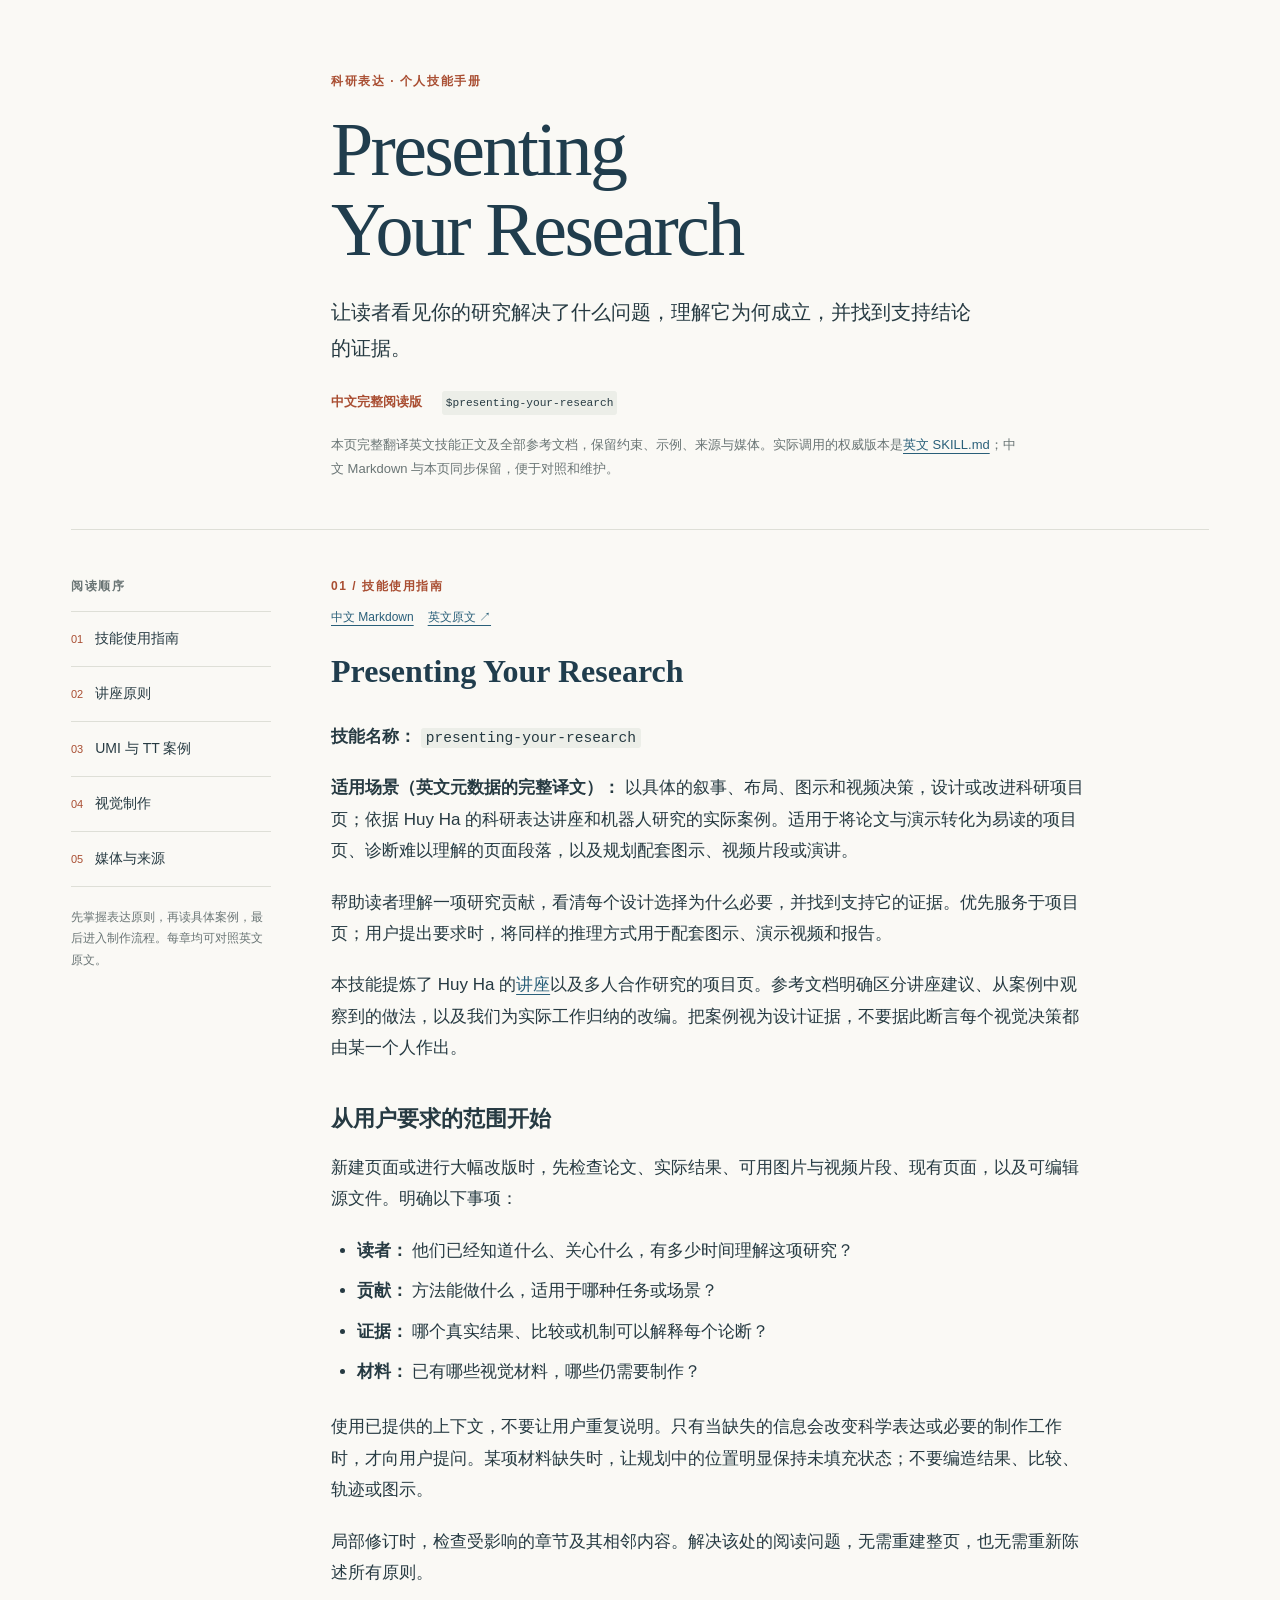
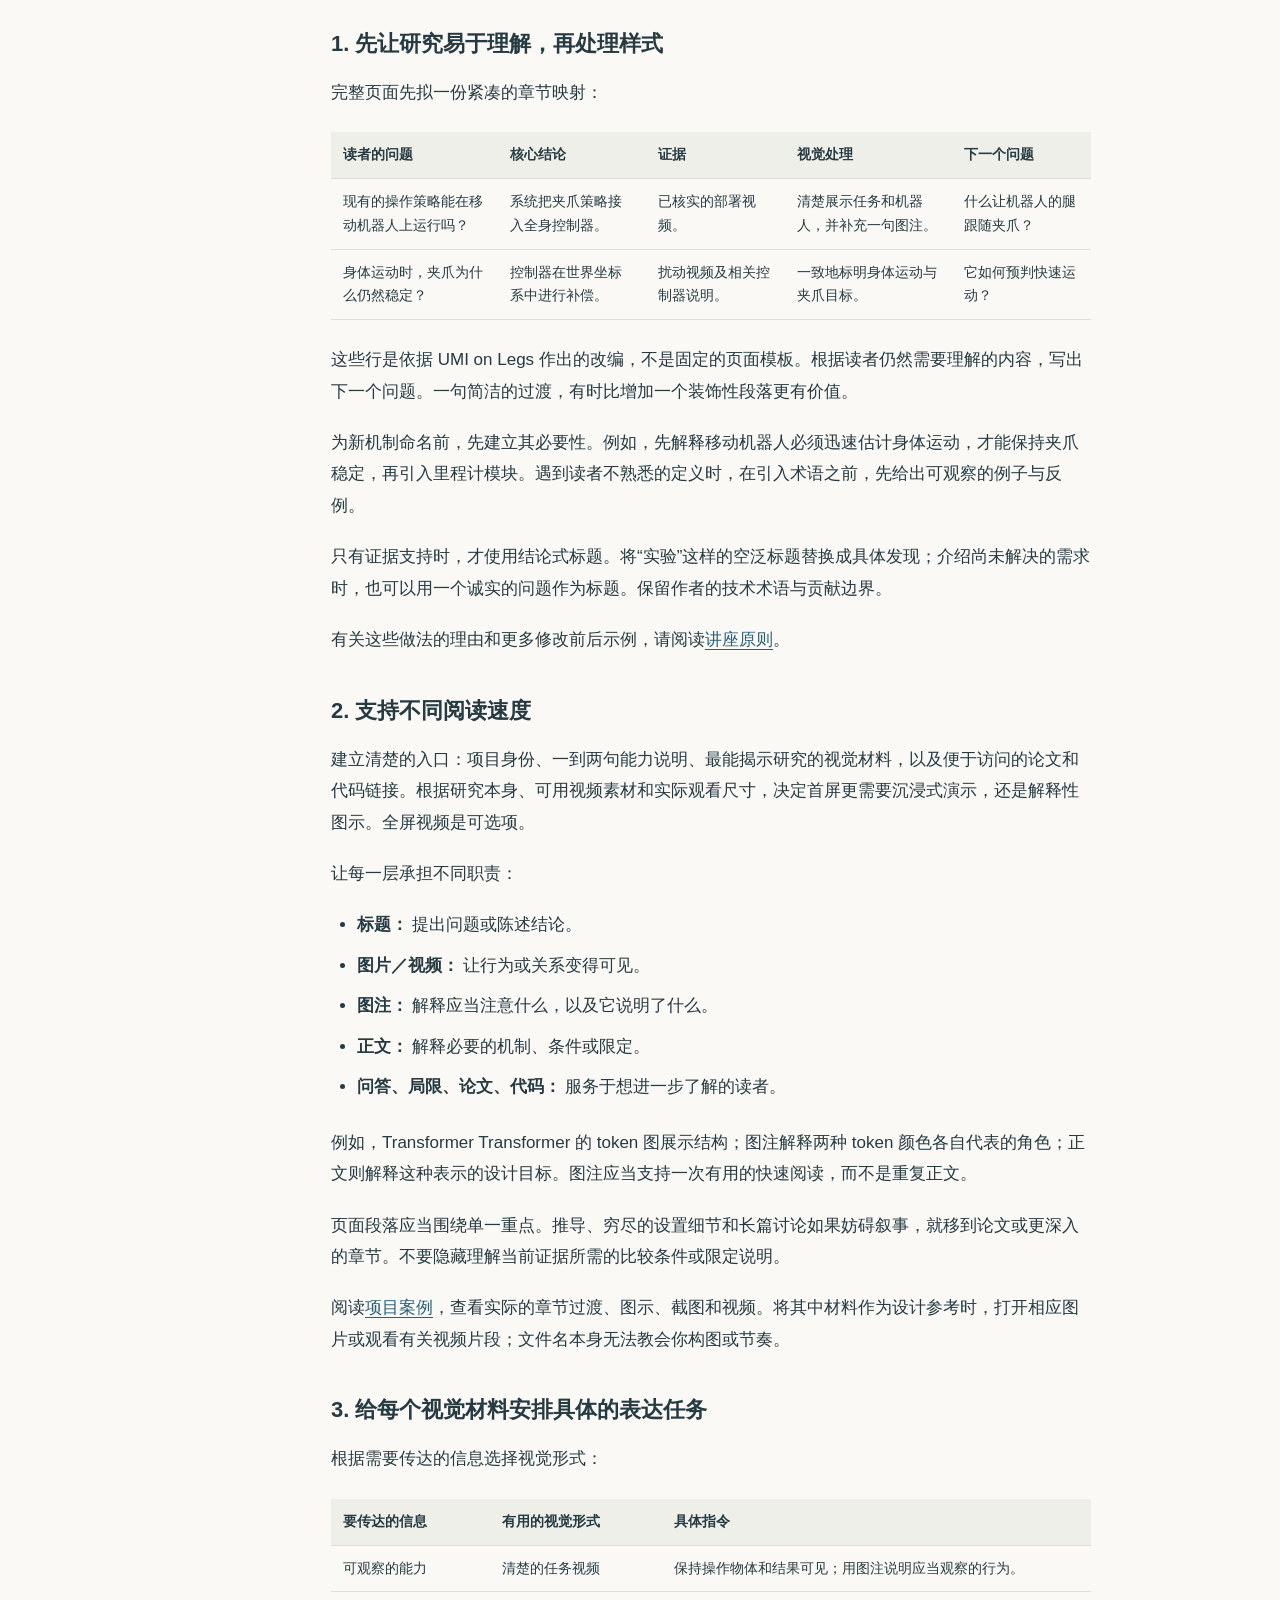
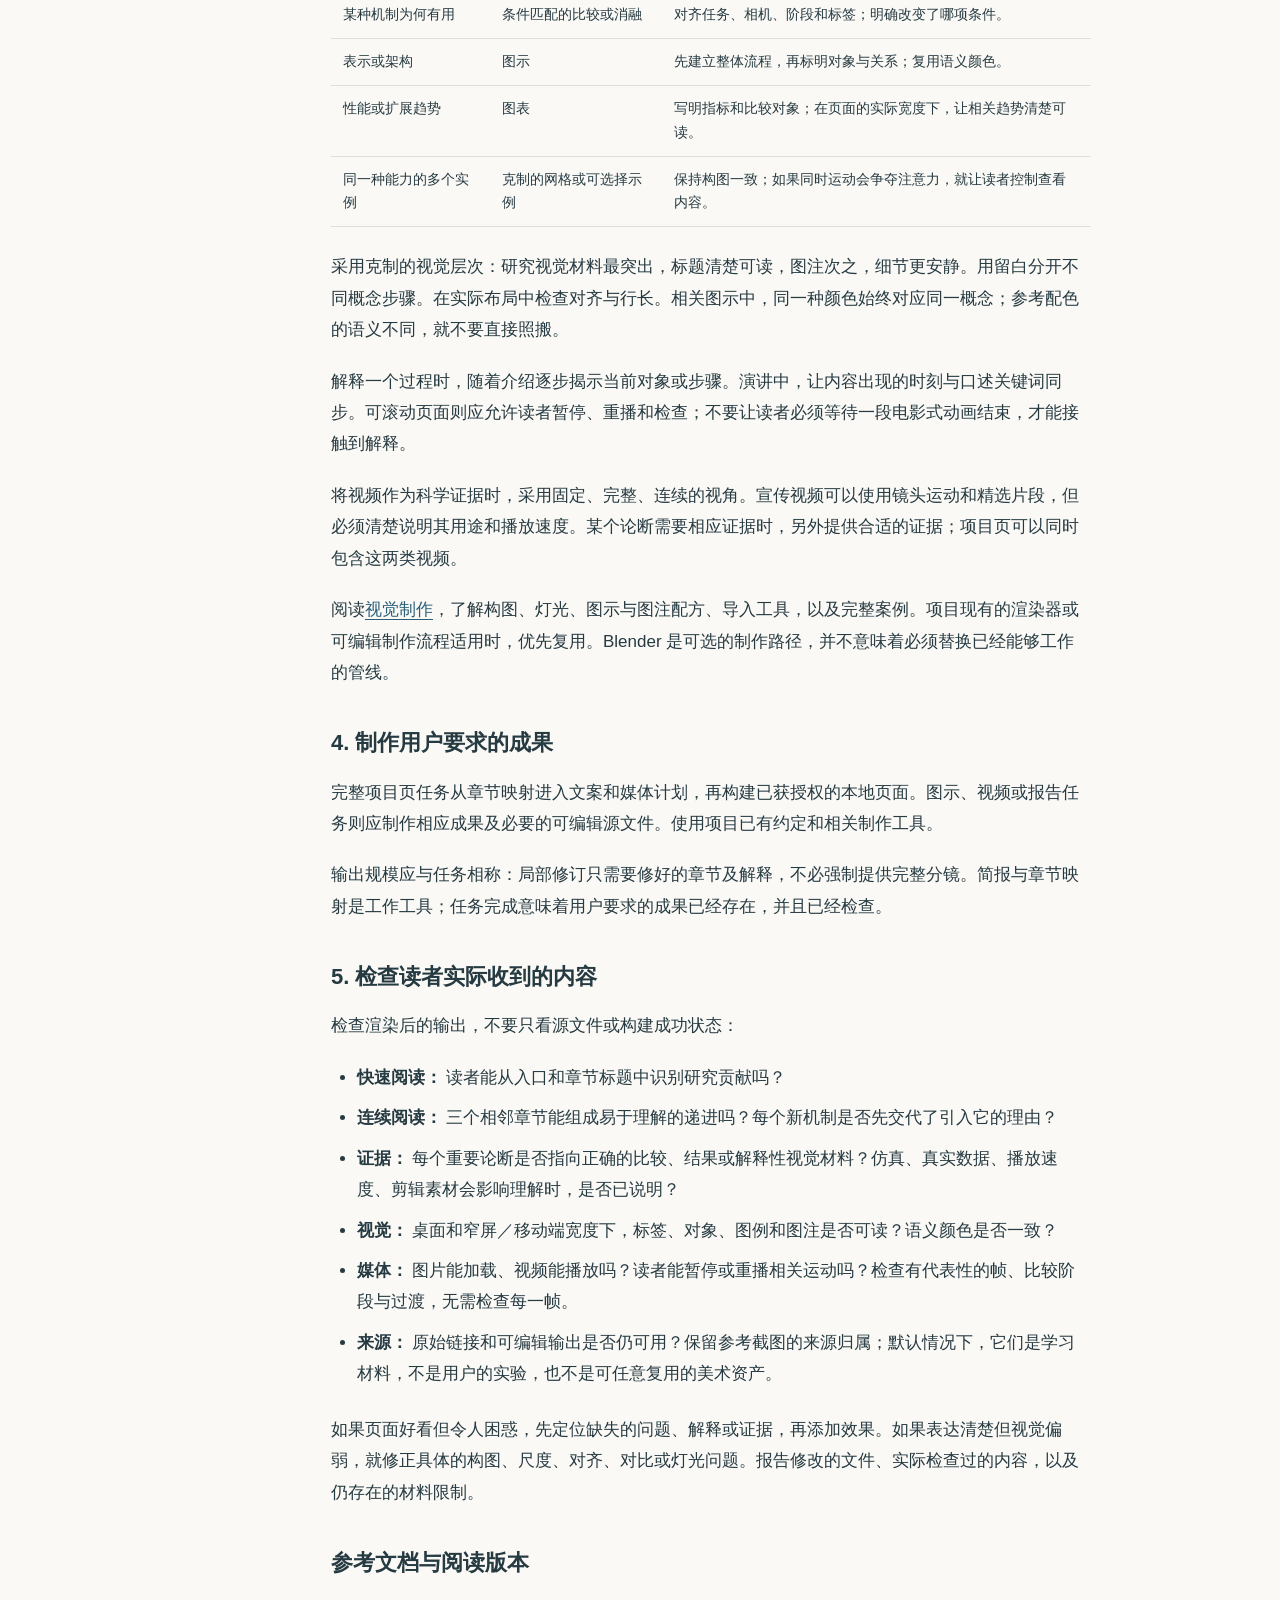
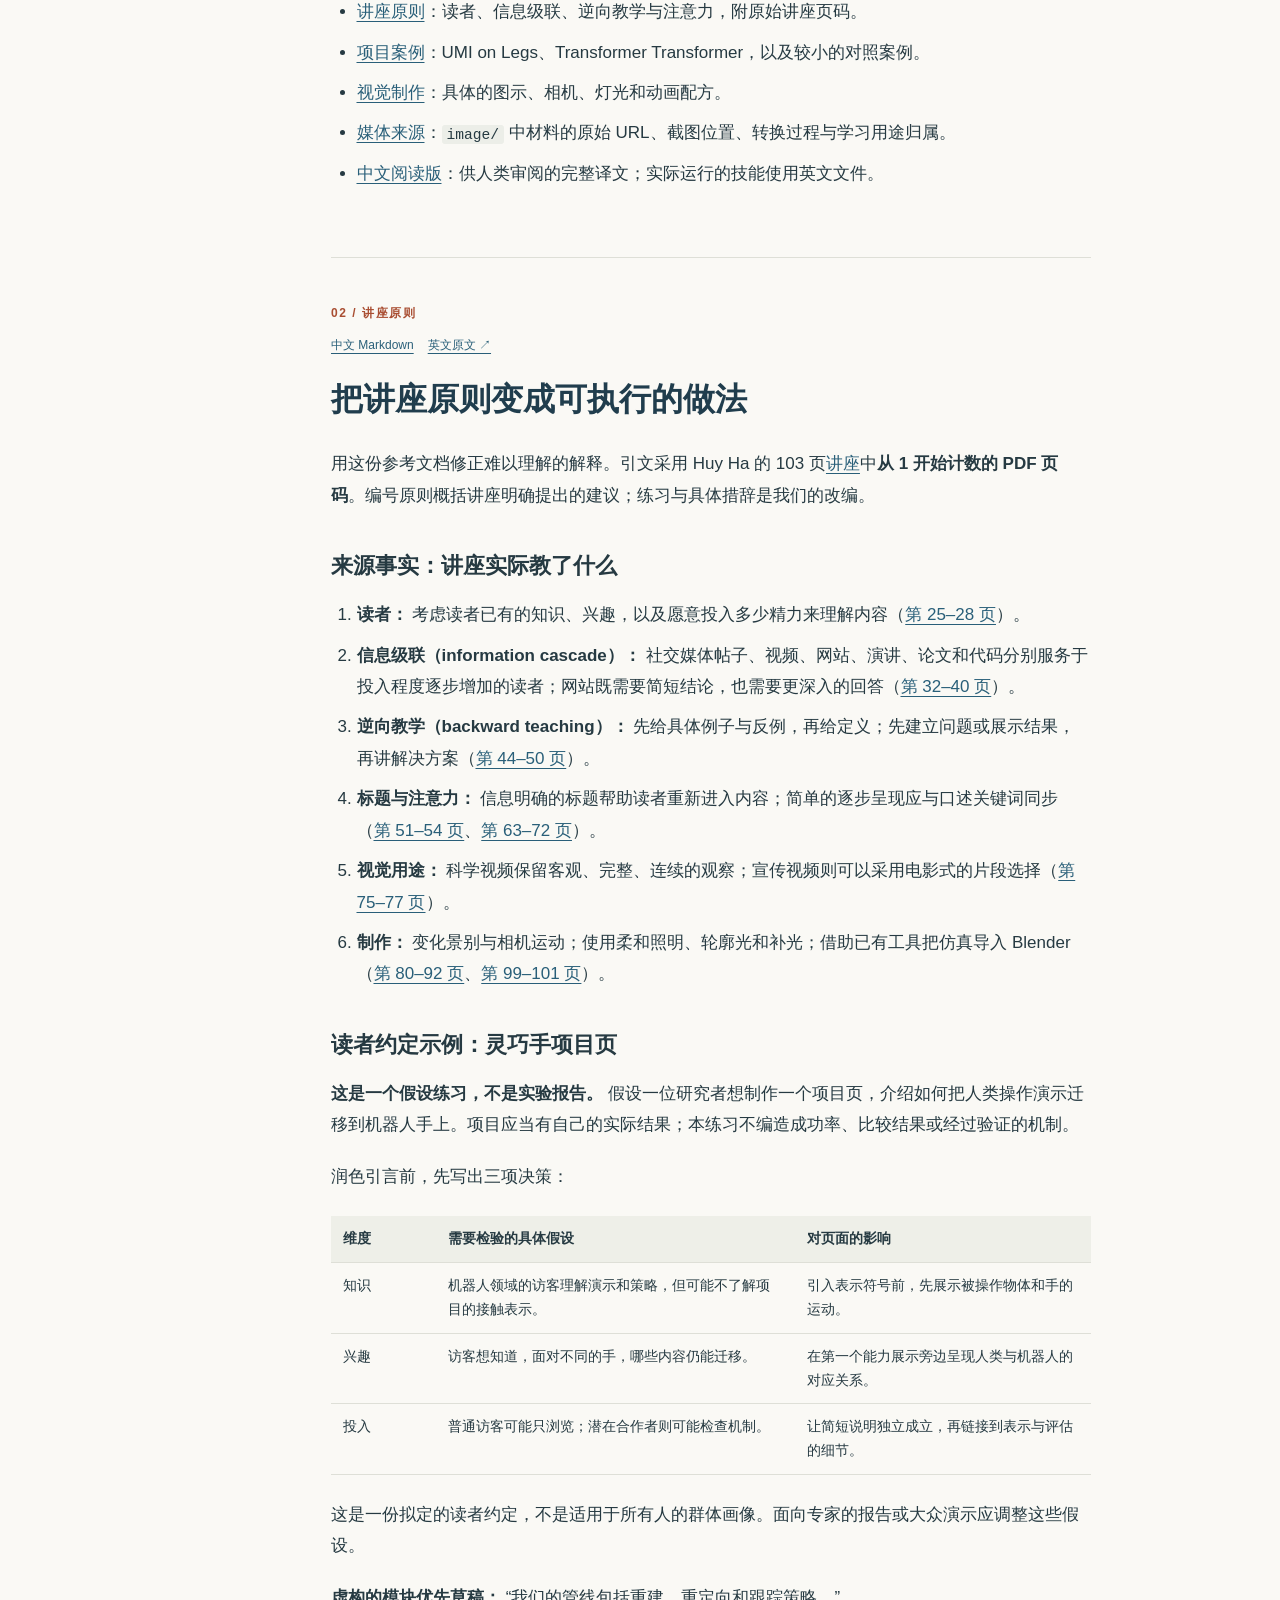
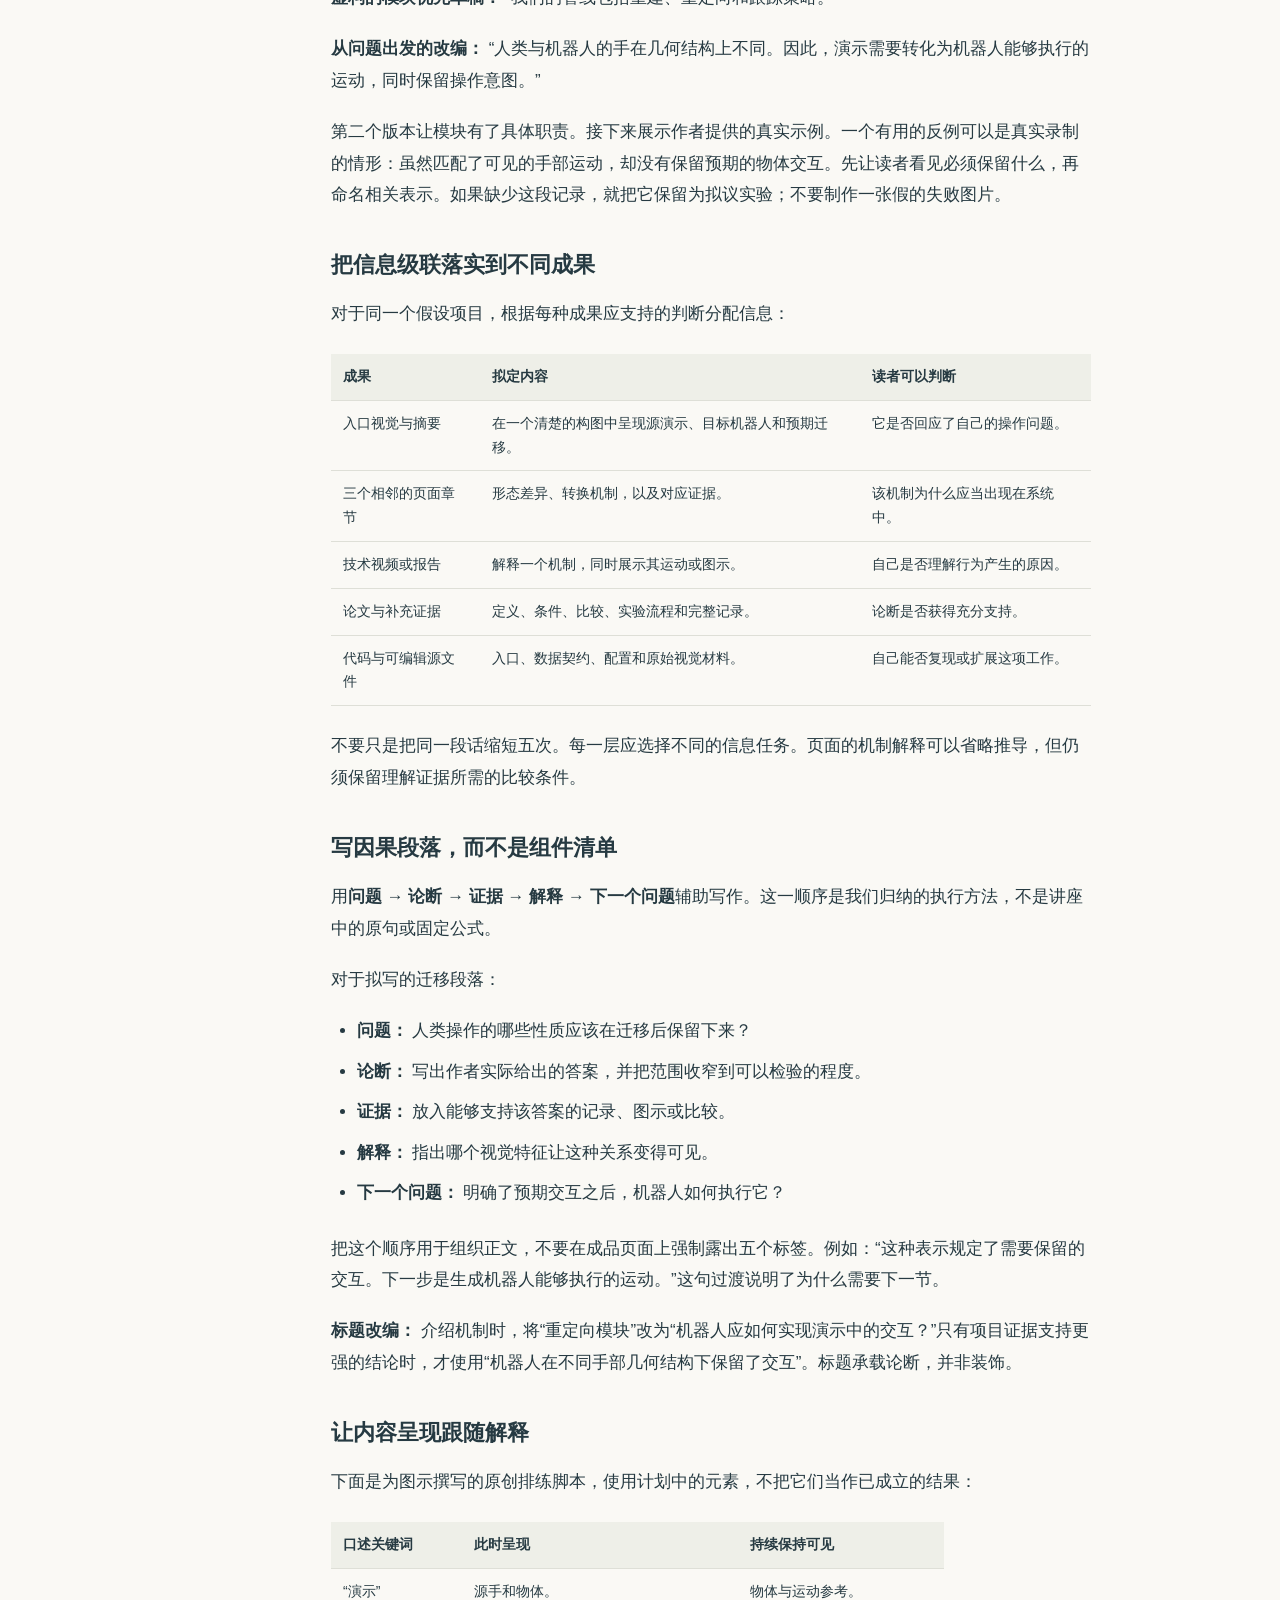
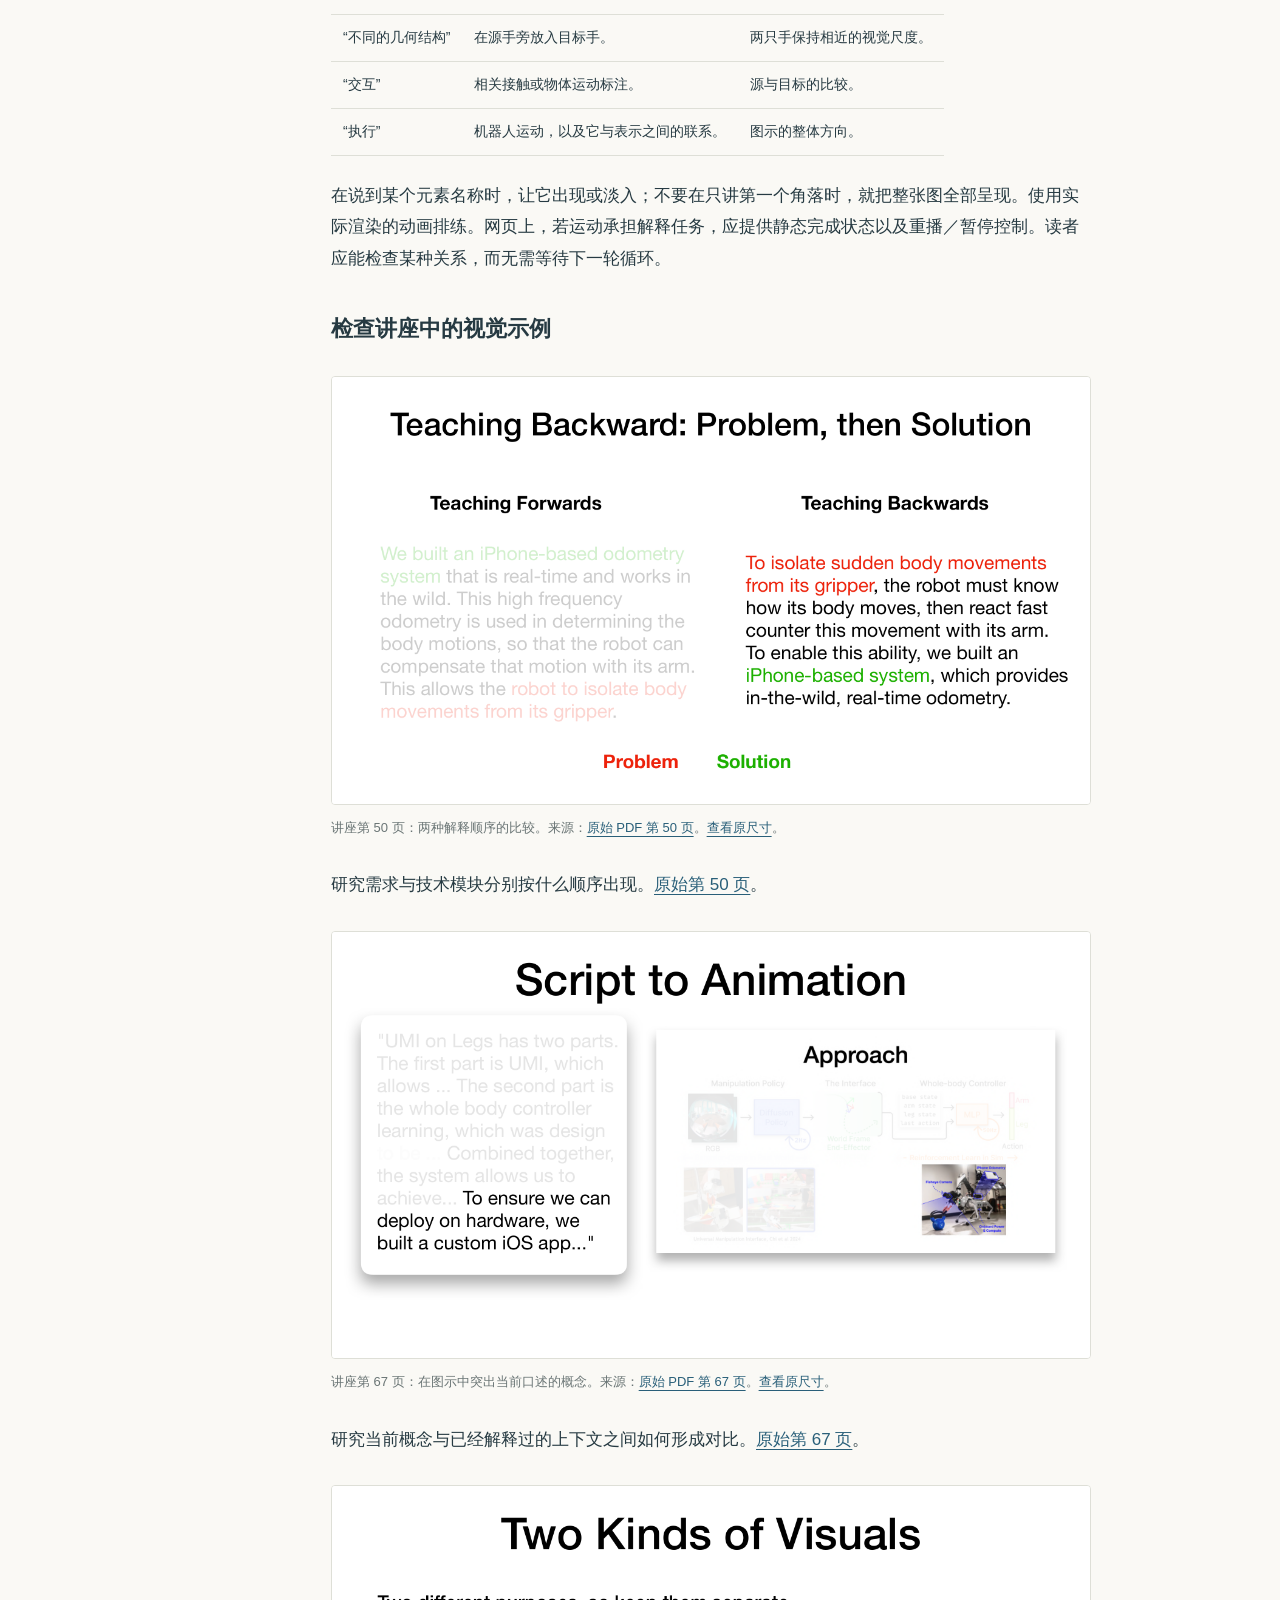
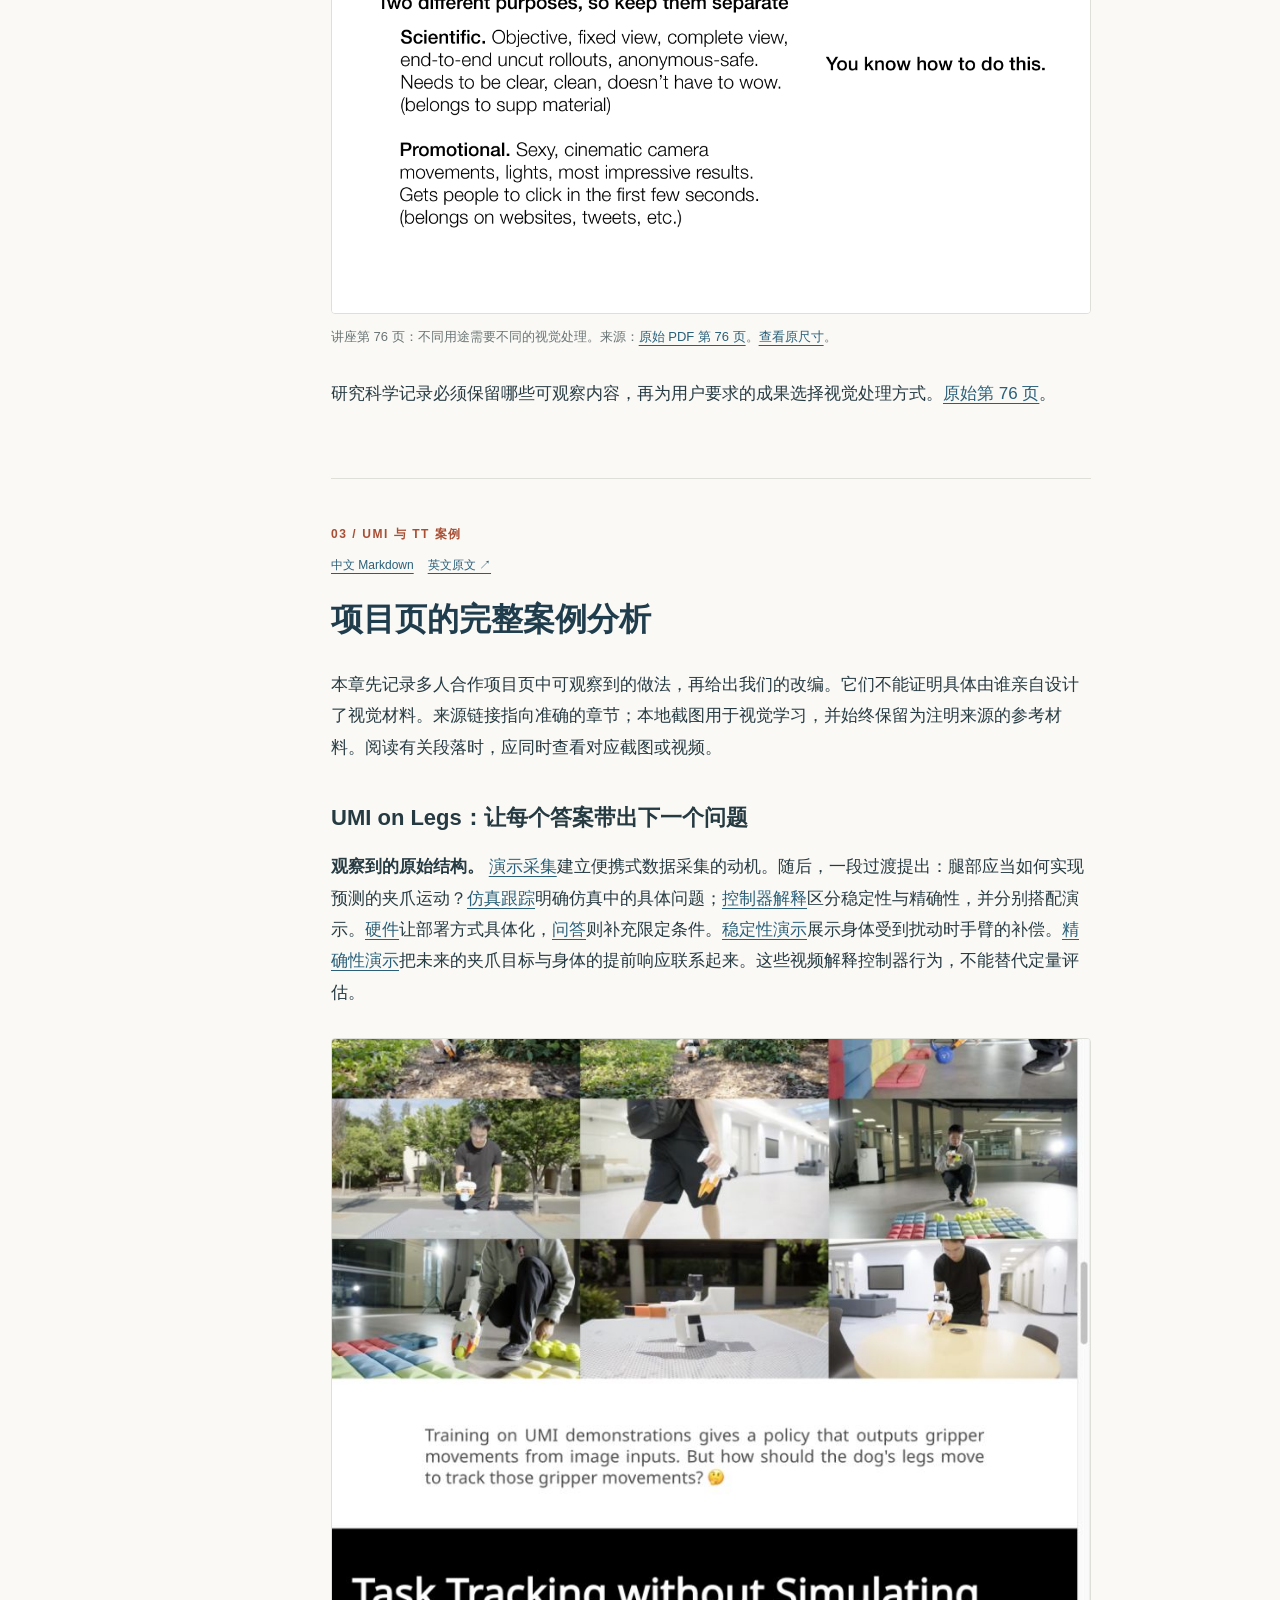
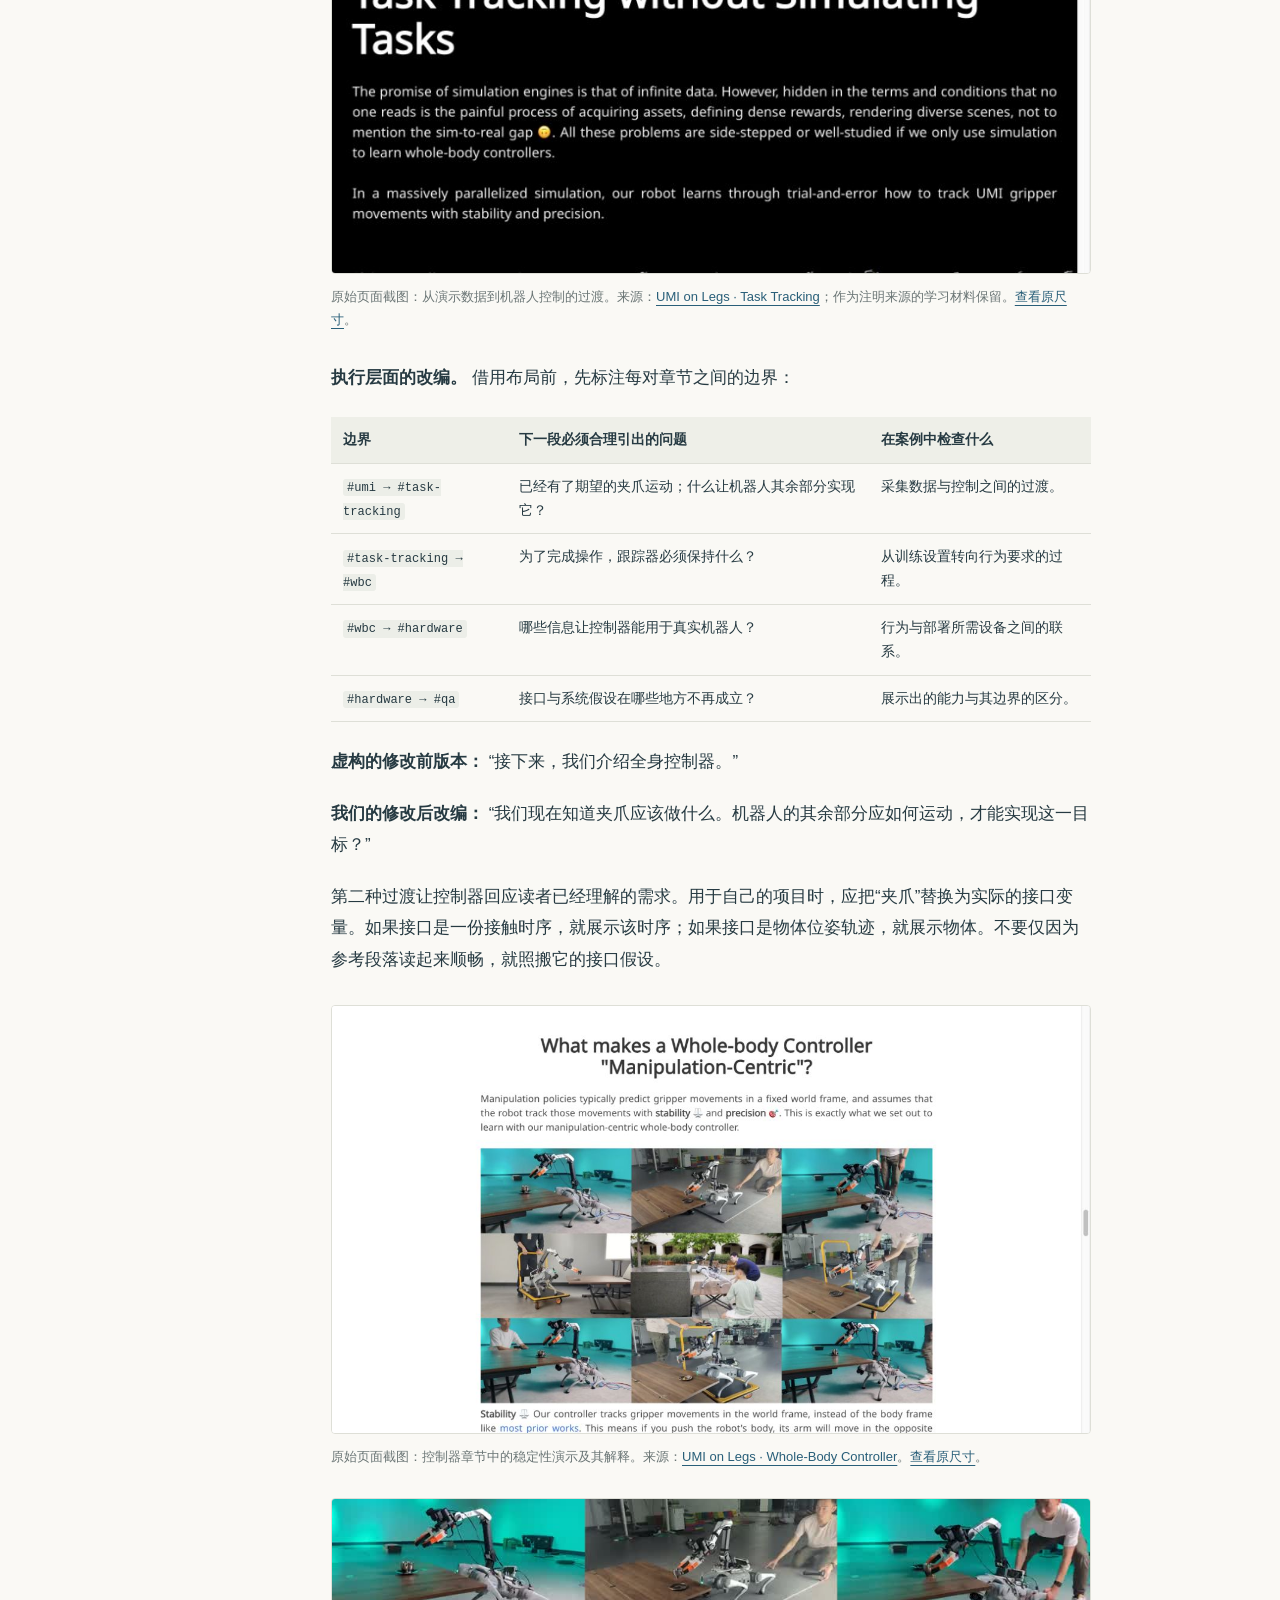
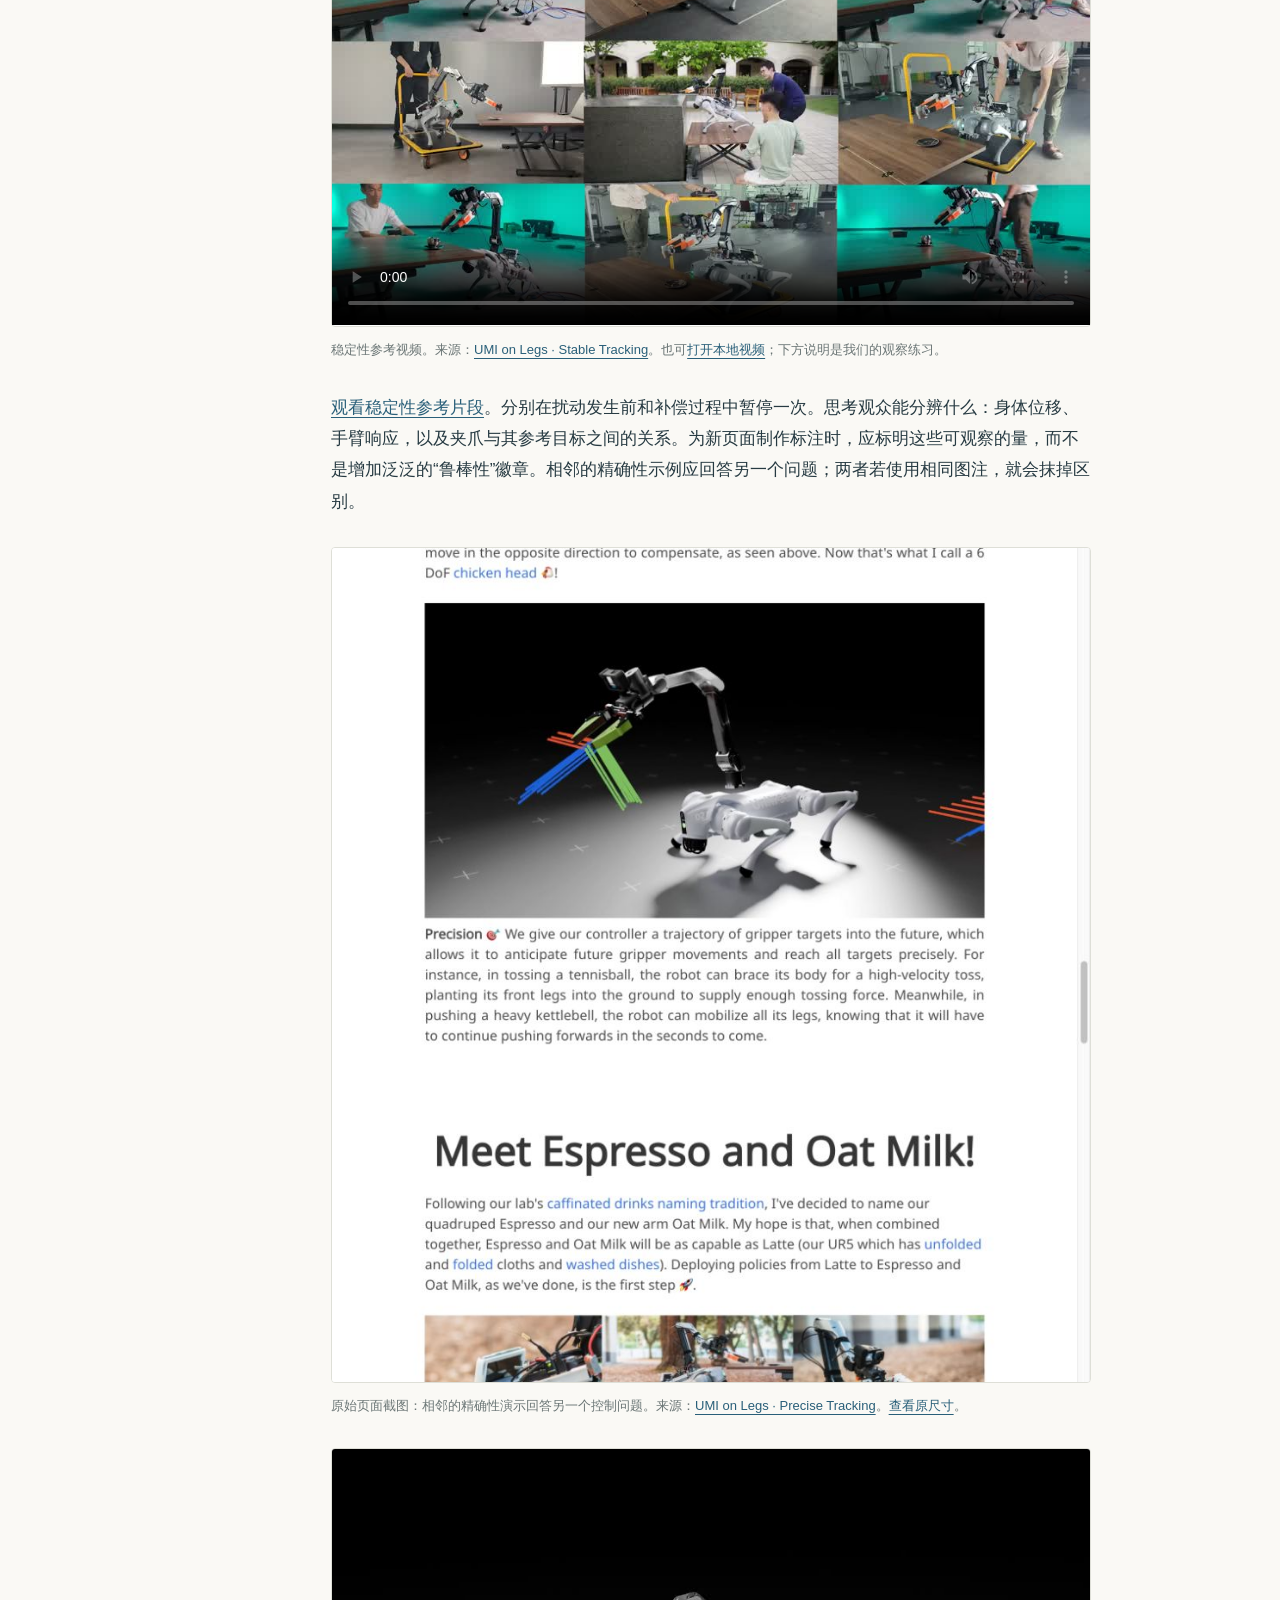
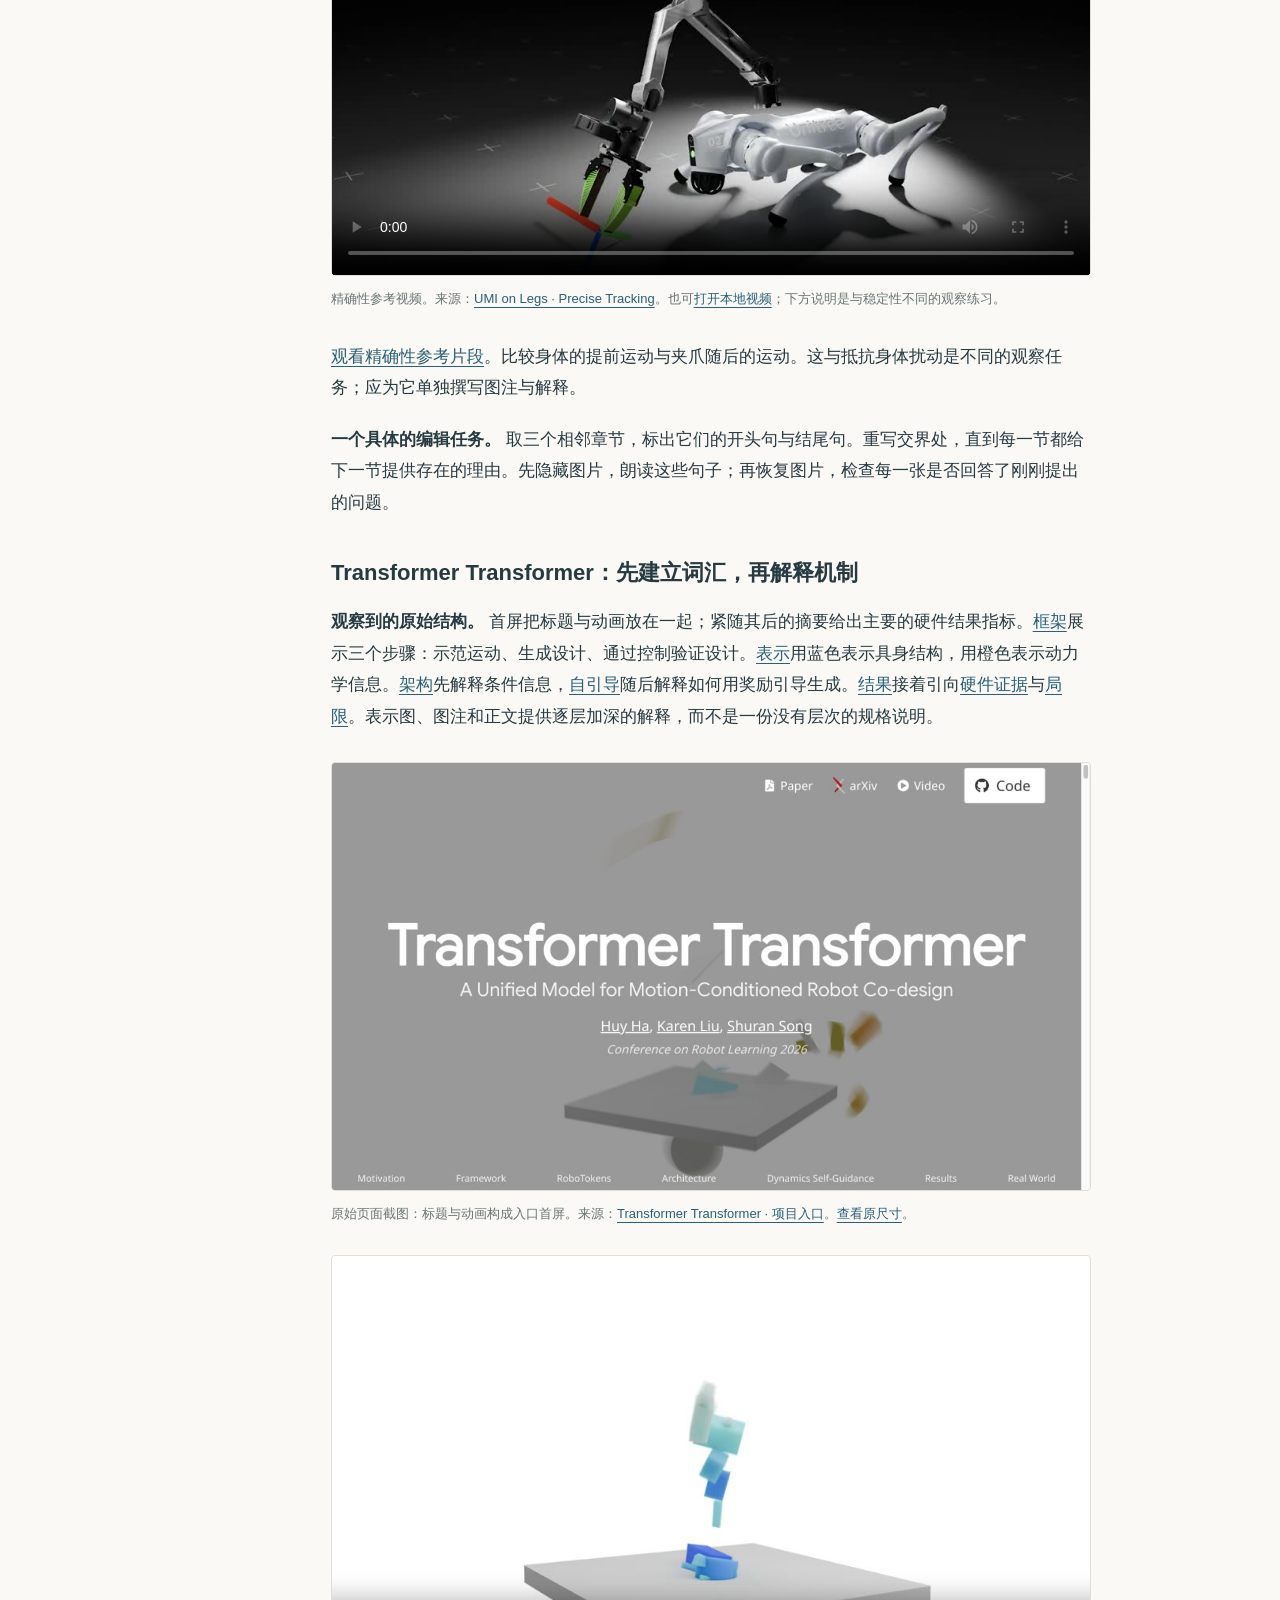
<file: .codex/skills/presenting-your-research/translations/zh-cn/index.html>
<!doctype html>
<html lang="zh-CN">
<head>
  <meta charset="utf-8">
  <meta name="viewport" content="width=device-width, initial-scale=1">
  <meta name="description" content="Presenting Your Research 的完整中文阅读版：讲座原则、项目案例与视觉制作工作流。">
  <title>Presenting Your Research · 中文阅读版</title>
  <link rel="stylesheet" href="style.css">
</head>
<body>
  <a class="skip-link" href="#reading">跳到正文</a>
  <div class="page">
    <header class="masthead" id="top">
      <p class="eyebrow">科研表达 · 个人技能手册</p>
      <h1>Presenting<br>Your Research</h1>
      <p class="lead">让读者看见你的研究解决了什么问题，理解它为何成立，并找到支持结论的证据。</p>
      <div class="edition">
        <span>中文完整阅读版</span>
        <code>$presenting-your-research</code>
      </div>
      <p class="edition-note">本页完整翻译英文技能正文及全部参考文档，保留约束、示例、来源与媒体。实际调用的权威版本是<a href="../../SKILL.md">英文 SKILL.md</a>；中文 Markdown 与本页同步保留，便于对照和维护。</p>
    </header>
    <div class="reading-layout">
      <aside class="contents">
        <nav aria-label="章节导航">
          <p class="nav-title">阅读顺序</p>
          <ol><li><a href="#skill"><span class="number">01</span>技能使用指南</a></li><li><a href="#lecture-principles"><span class="number">02</span>讲座原则</a></li><li><a href="#project-cases"><span class="number">03</span>UMI 与 TT 案例</a></li><li><a href="#visual-production"><span class="number">04</span>视觉制作</a></li><li><a href="#media-sources"><span class="number">05</span>媒体与来源</a></li></ol>
        </nav>
        <p class="nav-note">先掌握表达原则，再读具体案例，最后进入制作流程。每章均可对照英文原文。</p>
      </aside>
      <main id="reading" tabindex="-1">
        <section class="chapter" id="skill"><p class="chapter-kicker">01 / 技能使用指南</p><article class="document"><p class="source-links"><a href="skill.md">中文 Markdown</a><a href="../../SKILL.md">英文原文 ↗</a></p><h2 id="skill-presenting-your-research">Presenting Your Research</h2>
<p><strong>技能名称：</strong> <code>presenting-your-research</code></p>
<p><strong>适用场景（英文元数据的完整译文）：</strong> 以具体的叙事、布局、图示和视频决策，设计或改进科研项目页；依据 Huy Ha 的科研表达讲座和机器人研究的实际案例。适用于将论文与演示转化为易读的项目页、诊断难以理解的页面段落，以及规划配套图示、视频片段或演讲。</p>
<p>帮助读者理解一项研究贡献，看清每个设计选择为什么必要，并找到支持它的证据。优先服务于项目页；用户提出要求时，将同样的推理方式用于配套图示、演示视频和报告。</p>
<p>本技能提炼了 Huy Ha 的<a href="https://huy-ha.github.io/assets/presenting_your_research.pdf">讲座</a>以及多人合作研究的项目页。参考文档明确区分讲座建议、从案例中观察到的做法，以及我们为实际工作归纳的改编。把案例视为设计证据，不要据此断言每个视觉决策都由某一个人作出。</p>
<h3 id="skill-从用户要求的范围开始">从用户要求的范围开始</h3>
<p>新建页面或进行大幅改版时，先检查论文、实际结果、可用图片与视频片段、现有页面，以及可编辑源文件。明确以下事项：</p>
<ul>
<li><strong>读者：</strong> 他们已经知道什么、关心什么，有多少时间理解这项研究？</li>
<li><strong>贡献：</strong> 方法能做什么，适用于哪种任务或场景？</li>
<li><strong>证据：</strong> 哪个真实结果、比较或机制可以解释每个论断？</li>
<li><strong>材料：</strong> 已有哪些视觉材料，哪些仍需要制作？</li>
</ul>
<p>使用已提供的上下文，不要让用户重复说明。只有当缺失的信息会改变科学表达或必要的制作工作时，才向用户提问。某项材料缺失时，让规划中的位置明显保持未填充状态；不要编造结果、比较、轨迹或图示。</p>
<p>局部修订时，检查受影响的章节及其相邻内容。解决该处的阅读问题，无需重建整页，也无需重新陈述所有原则。</p>
<h3 id="skill-1-先让研究易于理解再处理样式">1. 先让研究易于理解，再处理样式</h3>
<p>完整页面先拟一份紧凑的章节映射：</p>
<table>
<thead>
<tr>
<th>读者的问题</th>
<th>核心结论</th>
<th>证据</th>
<th>视觉处理</th>
<th>下一个问题</th>
</tr>
</thead>
<tbody>
<tr>
<td>现有的操作策略能在移动机器人上运行吗？</td>
<td>系统把夹爪策略接入全身控制器。</td>
<td>已核实的部署视频。</td>
<td>清楚展示任务和机器人，并补充一句图注。</td>
<td>什么让机器人的腿跟随夹爪？</td>
</tr>
<tr>
<td>身体运动时，夹爪为什么仍然稳定？</td>
<td>控制器在世界坐标系中进行补偿。</td>
<td>扰动视频及相关控制器说明。</td>
<td>一致地标明身体运动与夹爪目标。</td>
<td>它如何预判快速运动？</td>
</tr>
</tbody>
</table>
<p>这些行是依据 UMI on Legs 作出的改编，不是固定的页面模板。根据读者仍然需要理解的内容，写出下一个问题。一句简洁的过渡，有时比增加一个装饰性段落更有价值。</p>
<p>为新机制命名前，先建立其必要性。例如，先解释移动机器人必须迅速估计身体运动，才能保持夹爪稳定，再引入里程计模块。遇到读者不熟悉的定义时，在引入术语之前，先给出可观察的例子与反例。</p>
<p>只有证据支持时，才使用结论式标题。将“实验”这样的空泛标题替换成具体发现；介绍尚未解决的需求时，也可以用一个诚实的问题作为标题。保留作者的技术术语与贡献边界。</p>
<p>有关这些做法的理由和更多修改前后示例，请阅读<a href="#lecture-principles">讲座原则</a>。</p>
<h3 id="skill-2-支持不同阅读速度">2. 支持不同阅读速度</h3>
<p>建立清楚的入口：项目身份、一到两句能力说明、最能揭示研究的视觉材料，以及便于访问的论文和代码链接。根据研究本身、可用视频素材和实际观看尺寸，决定首屏更需要沉浸式演示，还是解释性图示。全屏视频是可选项。</p>
<p>让每一层承担不同职责：</p>
<ul>
<li><strong>标题：</strong> 提出问题或陈述结论。</li>
<li><strong>图片／视频：</strong> 让行为或关系变得可见。</li>
<li><strong>图注：</strong> 解释应当注意什么，以及它说明了什么。</li>
<li><strong>正文：</strong> 解释必要的机制、条件或限定。</li>
<li><strong>问答、局限、论文、代码：</strong> 服务于想进一步了解的读者。</li>
</ul>
<p>例如，Transformer Transformer 的 token 图展示结构；图注解释两种 token 颜色各自代表的角色；正文则解释这种表示的设计目标。图注应当支持一次有用的快速阅读，而不是重复正文。</p>
<p>页面段落应当围绕单一重点。推导、穷尽的设置细节和长篇讨论如果妨碍叙事，就移到论文或更深入的章节。不要隐藏理解当前证据所需的比较条件或限定说明。</p>
<p>阅读<a href="#project-cases">项目案例</a>，查看实际的章节过渡、图示、截图和视频。将其中材料作为设计参考时，打开相应图片或观看有关视频片段；文件名本身无法教会你构图或节奏。</p>
<h3 id="skill-3-给每个视觉材料安排具体的表达任务">3. 给每个视觉材料安排具体的表达任务</h3>
<p>根据需要传达的信息选择视觉形式：</p>
<table>
<thead>
<tr>
<th>要传达的信息</th>
<th>有用的视觉形式</th>
<th>具体指令</th>
</tr>
</thead>
<tbody>
<tr>
<td>可观察的能力</td>
<td>清楚的任务视频</td>
<td>保持操作物体和结果可见；用图注说明应当观察的行为。</td>
</tr>
<tr>
<td>某种机制为何有用</td>
<td>条件匹配的比较或消融</td>
<td>对齐任务、相机、阶段和标签；明确改变了哪项条件。</td>
</tr>
<tr>
<td>表示或架构</td>
<td>图示</td>
<td>先建立整体流程，再标明对象与关系；复用语义颜色。</td>
</tr>
<tr>
<td>性能或扩展趋势</td>
<td>图表</td>
<td>写明指标和比较对象；在页面的实际宽度下，让相关趋势清楚可读。</td>
</tr>
<tr>
<td>同一种能力的多个实例</td>
<td>克制的网格或可选择示例</td>
<td>保持构图一致；如果同时运动会争夺注意力，就让读者控制查看内容。</td>
</tr>
</tbody>
</table>
<p>采用克制的视觉层次：研究视觉材料最突出，标题清楚可读，图注次之，细节更安静。用留白分开不同概念步骤。在实际布局中检查对齐与行长。相关图示中，同一种颜色始终对应同一概念；参考配色的语义不同，就不要直接照搬。</p>
<p>解释一个过程时，随着介绍逐步揭示当前对象或步骤。演讲中，让内容出现的时刻与口述关键词同步。可滚动页面则应允许读者暂停、重播和检查；不要让读者必须等待一段电影式动画结束，才能接触到解释。</p>
<p>将视频作为科学证据时，采用固定、完整、连续的视角。宣传视频可以使用镜头运动和精选片段，但必须清楚说明其用途和播放速度。某个论断需要相应证据时，另外提供合适的证据；项目页可以同时包含这两类视频。</p>
<p>阅读<a href="#visual-production">视觉制作</a>，了解构图、灯光、图示与图注配方、导入工具，以及完整案例。项目现有的渲染器或可编辑制作流程适用时，优先复用。Blender 是可选的制作路径，并不意味着必须替换已经能够工作的管线。</p>
<h3 id="skill-4-制作用户要求的成果">4. 制作用户要求的成果</h3>
<p>完整项目页任务从章节映射进入文案和媒体计划，再构建已获授权的本地页面。图示、视频或报告任务则应制作相应成果及必要的可编辑源文件。使用项目已有约定和相关制作工具。</p>
<p>输出规模应与任务相称：局部修订只需要修好的章节及解释，不必强制提供完整分镜。简报与章节映射是工作工具；任务完成意味着用户要求的成果已经存在，并且已经检查。</p>
<h3 id="skill-5-检查读者实际收到的内容">5. 检查读者实际收到的内容</h3>
<p>检查渲染后的输出，不要只看源文件或构建成功状态：</p>
<ul>
<li><strong>快速阅读：</strong> 读者能从入口和章节标题中识别研究贡献吗？</li>
<li><strong>连续阅读：</strong> 三个相邻章节能组成易于理解的递进吗？每个新机制是否先交代了引入它的理由？</li>
<li><strong>证据：</strong> 每个重要论断是否指向正确的比较、结果或解释性视觉材料？仿真、真实数据、播放速度、剪辑素材会影响理解时，是否已说明？</li>
<li><strong>视觉：</strong> 桌面和窄屏／移动端宽度下，标签、对象、图例和图注是否可读？语义颜色是否一致？</li>
<li><strong>媒体：</strong> 图片能加载、视频能播放吗？读者能暂停或重播相关运动吗？检查有代表性的帧、比较阶段与过渡，无需检查每一帧。</li>
<li><strong>来源：</strong> 原始链接和可编辑输出是否仍可用？保留参考截图的来源归属；默认情况下，它们是学习材料，不是用户的实验，也不是可任意复用的美术资产。</li>
</ul>
<p>如果页面好看但令人困惑，先定位缺失的问题、解释或证据，再添加效果。如果表达清楚但视觉偏弱，就修正具体的构图、尺度、对齐、对比或灯光问题。报告修改的文件、实际检查过的内容，以及仍存在的材料限制。</p>
<h3 id="skill-参考文档与阅读版本">参考文档与阅读版本</h3>
<ul>
<li><a href="#lecture-principles">讲座原则</a>：读者、信息级联、逆向教学与注意力，附原始讲座页码。</li>
<li><a href="#project-cases">项目案例</a>：UMI on Legs、Transformer Transformer，以及较小的对照案例。</li>
<li><a href="#visual-production">视觉制作</a>：具体的图示、相机、灯光和动画配方。</li>
<li><a href="#media-sources">媒体来源</a>：<code>image/</code> 中材料的原始 URL、截图位置、转换过程与学习用途归属。</li>
<li><a href="index.html">中文阅读版</a>：供人类审阅的完整译文；实际运行的技能使用英文文件。</li>
</ul></article></section>
<section class="chapter" id="lecture-principles"><p class="chapter-kicker">02 / 讲座原则</p><article class="document"><p class="source-links"><a href="lecture-principles.md">中文 Markdown</a><a href="../../references/lecture-principles.md">英文原文 ↗</a></p><h2 id="lecture-principles-把讲座原则变成可执行的做法">把讲座原则变成可执行的做法</h2>
<p>用这份参考文档修正难以理解的解释。引文采用 Huy Ha 的 103 页<a href="https://huy-ha.github.io/assets/presenting_your_research.pdf">讲座</a>中<strong>从 1 开始计数的 PDF 页码</strong>。编号原则概括讲座明确提出的建议；练习与具体措辞是我们的改编。</p>
<h3 id="lecture-principles-来源事实讲座实际教了什么">来源事实：讲座实际教了什么</h3>
<ol>
<li><strong>读者：</strong> 考虑读者已有的知识、兴趣，以及愿意投入多少精力来理解内容（<a href="https://huy-ha.github.io/assets/presenting_your_research.pdf#page=25">第 25–28 页</a>）。</li>
<li><strong>信息级联（information cascade）：</strong> 社交媒体帖子、视频、网站、演讲、论文和代码分别服务于投入程度逐步增加的读者；网站既需要简短结论，也需要更深入的回答（<a href="https://huy-ha.github.io/assets/presenting_your_research.pdf#page=32">第 32–40 页</a>）。</li>
<li><strong>逆向教学（backward teaching）：</strong> 先给具体例子与反例，再给定义；先建立问题或展示结果，再讲解决方案（<a href="https://huy-ha.github.io/assets/presenting_your_research.pdf#page=44">第 44–50 页</a>）。</li>
<li><strong>标题与注意力：</strong> 信息明确的标题帮助读者重新进入内容；简单的逐步呈现应与口述关键词同步（<a href="https://huy-ha.github.io/assets/presenting_your_research.pdf#page=51">第 51–54 页</a>、<a href="https://huy-ha.github.io/assets/presenting_your_research.pdf#page=63">第 63–72 页</a>）。</li>
<li><strong>视觉用途：</strong> 科学视频保留客观、完整、连续的观察；宣传视频则可以采用电影式的片段选择（<a href="https://huy-ha.github.io/assets/presenting_your_research.pdf#page=75">第 75–77 页</a>）。</li>
<li><strong>制作：</strong> 变化景别与相机运动；使用柔和照明、轮廓光和补光；借助已有工具把仿真导入 Blender（<a href="https://huy-ha.github.io/assets/presenting_your_research.pdf#page=80">第 80–92 页</a>、<a href="https://huy-ha.github.io/assets/presenting_your_research.pdf#page=99">第 99–101 页</a>）。</li>
</ol>
<h3 id="lecture-principles-读者约定示例灵巧手项目页">读者约定示例：灵巧手项目页</h3>
<p><strong>这是一个假设练习，不是实验报告。</strong> 假设一位研究者想制作一个项目页，介绍如何把人类操作演示迁移到机器人手上。项目应当有自己的实际结果；本练习不编造成功率、比较结果或经过验证的机制。</p>
<p>润色引言前，先写出三项决策：</p>
<table>
<thead>
<tr>
<th>维度</th>
<th>需要检验的具体假设</th>
<th>对页面的影响</th>
</tr>
</thead>
<tbody>
<tr>
<td>知识</td>
<td>机器人领域的访客理解演示和策略，但可能不了解项目的接触表示。</td>
<td>引入表示符号前，先展示被操作物体和手的运动。</td>
</tr>
<tr>
<td>兴趣</td>
<td>访客想知道，面对不同的手，哪些内容仍能迁移。</td>
<td>在第一个能力展示旁边呈现人类与机器人的对应关系。</td>
</tr>
<tr>
<td>投入</td>
<td>普通访客可能只浏览；潜在合作者则可能检查机制。</td>
<td>让简短说明独立成立，再链接到表示与评估的细节。</td>
</tr>
</tbody>
</table>
<p>这是一份拟定的读者约定，不是适用于所有人的群体画像。面向专家的报告或大众演示应调整这些假设。</p>
<p><strong>虚构的模块优先草稿：</strong> “我们的管线包括重建、重定向和跟踪策略。”</p>
<p><strong>从问题出发的改编：</strong> “人类与机器人的手在几何结构上不同。因此，演示需要转化为机器人能够执行的运动，同时保留操作意图。”</p>
<p>第二个版本让模块有了具体职责。接下来展示作者提供的真实示例。一个有用的反例可以是真实录制的情形：虽然匹配了可见的手部运动，却没有保留预期的物体交互。先让读者看见必须保留什么，再命名相关表示。如果缺少这段记录，就把它保留为拟议实验；不要制作一张假的失败图片。</p>
<h3 id="lecture-principles-把信息级联落实到不同成果">把信息级联落实到不同成果</h3>
<p>对于同一个假设项目，根据每种成果应支持的判断分配信息：</p>
<table>
<thead>
<tr>
<th>成果</th>
<th>拟定内容</th>
<th>读者可以判断</th>
</tr>
</thead>
<tbody>
<tr>
<td>入口视觉与摘要</td>
<td>在一个清楚的构图中呈现源演示、目标机器人和预期迁移。</td>
<td>它是否回应了自己的操作问题。</td>
</tr>
<tr>
<td>三个相邻的页面章节</td>
<td>形态差异、转换机制，以及对应证据。</td>
<td>该机制为什么应当出现在系统中。</td>
</tr>
<tr>
<td>技术视频或报告</td>
<td>解释一个机制，同时展示其运动或图示。</td>
<td>自己是否理解行为产生的原因。</td>
</tr>
<tr>
<td>论文与补充证据</td>
<td>定义、条件、比较、实验流程和完整记录。</td>
<td>论断是否获得充分支持。</td>
</tr>
<tr>
<td>代码与可编辑源文件</td>
<td>入口、数据契约、配置和原始视觉材料。</td>
<td>自己能否复现或扩展这项工作。</td>
</tr>
</tbody>
</table>
<p>不要只是把同一段话缩短五次。每一层应选择不同的信息任务。页面的机制解释可以省略推导，但仍须保留理解证据所需的比较条件。</p>
<h3 id="lecture-principles-写因果段落而不是组件清单">写因果段落，而不是组件清单</h3>
<p>用<strong>问题 → 论断 → 证据 → 解释 → 下一个问题</strong>辅助写作。这一顺序是我们归纳的执行方法，不是讲座中的原句或固定公式。</p>
<p>对于拟写的迁移段落：</p>
<ul>
<li><strong>问题：</strong> 人类操作的哪些性质应该在迁移后保留下来？</li>
<li><strong>论断：</strong> 写出作者实际给出的答案，并把范围收窄到可以检验的程度。</li>
<li><strong>证据：</strong> 放入能够支持该答案的记录、图示或比较。</li>
<li><strong>解释：</strong> 指出哪个视觉特征让这种关系变得可见。</li>
<li><strong>下一个问题：</strong> 明确了预期交互之后，机器人如何执行它？</li>
</ul>
<p>把这个顺序用于组织正文，不要在成品页面上强制露出五个标签。例如：“这种表示规定了需要保留的交互。下一步是生成机器人能够执行的运动。”这句过渡说明了为什么需要下一节。</p>
<p><strong>标题改编：</strong> 介绍机制时，将“重定向模块”改为“机器人应如何实现演示中的交互？”只有项目证据支持更强的结论时，才使用“机器人在不同手部几何结构下保留了交互”。标题承载论断，并非装饰。</p>
<h3 id="lecture-principles-让内容呈现跟随解释">让内容呈现跟随解释</h3>
<p>下面是为图示撰写的原创排练脚本，使用计划中的元素，不把它们当作已成立的结果：</p>
<table>
<thead>
<tr>
<th>口述关键词</th>
<th>此时呈现</th>
<th>持续保持可见</th>
</tr>
</thead>
<tbody>
<tr>
<td>“演示”</td>
<td>源手和物体。</td>
<td>物体与运动参考。</td>
</tr>
<tr>
<td>“不同的几何结构”</td>
<td>在源手旁放入目标手。</td>
<td>两只手保持相近的视觉尺度。</td>
</tr>
<tr>
<td>“交互”</td>
<td>相关接触或物体运动标注。</td>
<td>源与目标的比较。</td>
</tr>
<tr>
<td>“执行”</td>
<td>机器人运动，以及它与表示之间的联系。</td>
<td>图示的整体方向。</td>
</tr>
</tbody>
</table>
<p>在说到某个元素名称时，让它出现或淡入；不要在只讲第一个角落时，就把整张图全部呈现。使用实际渲染的动画排练。网页上，若运动承担解释任务，应提供静态完成状态以及重播／暂停控制。读者应能检查某种关系，而无需等待下一轮循环。</p>
<h3 id="lecture-principles-检查讲座中的视觉示例">检查讲座中的视觉示例</h3>
<figure>
  <img width="1248" height="702" src="../../image/lecture-050.png" alt="讲座 PDF 第 50 页比较了两种解释顺序" loading="lazy">
  <figcaption>讲座第 50 页：两种解释顺序的比较。来源：<a href="https://huy-ha.github.io/assets/presenting_your_research.pdf#page=50">原始 PDF 第 50 页</a>。<a href="../../image/lecture-050.png">查看原尺寸</a>。</figcaption>
</figure>

<p>研究需求与技术模块分别按什么顺序出现。<a href="https://huy-ha.github.io/assets/presenting_your_research.pdf#page=50">原始第 50 页</a>。</p>
<figure>
  <img width="1248" height="702" src="../../image/lecture-067.png" alt="讲座 PDF 第 67 页在图示中突出当前正在口述的概念" loading="lazy">
  <figcaption>讲座第 67 页：在图示中突出当前口述的概念。来源：<a href="https://huy-ha.github.io/assets/presenting_your_research.pdf#page=67">原始 PDF 第 67 页</a>。<a href="../../image/lecture-067.png">查看原尺寸</a>。</figcaption>
</figure>

<p>研究当前概念与已经解释过的上下文之间如何形成对比。<a href="https://huy-ha.github.io/assets/presenting_your_research.pdf#page=67">原始第 67 页</a>。</p>
<figure>
  <img width="1248" height="702" src="../../image/lecture-076.png" alt="讲座 PDF 第 76 页说明不同用途需要不同视觉处理" loading="lazy">
  <figcaption>讲座第 76 页：不同用途需要不同的视觉处理。来源：<a href="https://huy-ha.github.io/assets/presenting_your_research.pdf#page=76">原始 PDF 第 76 页</a>。<a href="../../image/lecture-076.png">查看原尺寸</a>。</figcaption>
</figure>

<p>研究科学记录必须保留哪些可观察内容，再为用户要求的成果选择视觉处理方式。<a href="https://huy-ha.github.io/assets/presenting_your_research.pdf#page=76">原始第 76 页</a>。</p></article></section>
<section class="chapter" id="project-cases"><p class="chapter-kicker">03 / UMI 与 TT 案例</p><article class="document"><p class="source-links"><a href="project-cases.md">中文 Markdown</a><a href="../../references/project-cases.md">英文原文 ↗</a></p><h2 id="project-cases-项目页的完整案例分析">项目页的完整案例分析</h2>
<p>本章先记录多人合作项目页中可观察到的做法，再给出我们的改编。它们不能证明具体由谁亲自设计了视觉材料。来源链接指向准确的章节；本地截图用于视觉学习，并始终保留为注明来源的参考材料。阅读有关段落时，应同时查看对应截图或视频。</p>
<h3 id="project-cases-umi-on-legs让每个答案带出下一个问题">UMI on Legs：让每个答案带出下一个问题</h3>
<p><strong>观察到的原始结构。</strong> <a href="https://umi-on-legs.github.io/#umi">演示采集</a>建立便携式数据采集的动机。随后，一段过渡提出：腿部应当如何实现预测的夹爪运动？<a href="https://umi-on-legs.github.io/#task-tracking">仿真跟踪</a>明确仿真中的具体问题；<a href="https://umi-on-legs.github.io/#wbc">控制器解释</a>区分稳定性与精确性，并分别搭配演示。<a href="https://umi-on-legs.github.io/#hardware">硬件</a>让部署方式具体化，<a href="https://umi-on-legs.github.io/#qa">问答</a>则补充限定条件。<a href="https://umi-on-legs.github.io/#stable-tracking">稳定性演示</a>展示身体受到扰动时手臂的补偿。<a href="https://umi-on-legs.github.io/#precise-tracking">精确性演示</a>把未来的夹爪目标与身体的提前响应联系起来。这些视频解释控制器行为，不能替代定量评估。</p>
<figure>
  <img width="880" height="968" src="../../image/umi-question-chain.png" alt="UMI on Legs 原始页面中从演示采集过渡到控制器的段落" loading="lazy">
  <figcaption>原始页面截图：从演示数据到机器人控制的过渡。来源：<a href="https://umi-on-legs.github.io/#task-tracking">UMI on Legs · Task Tracking</a>；作为注明来源的学习材料保留。<a href="../../image/umi-question-chain.png">查看原尺寸</a>。</figcaption>
</figure>

<p><strong>执行层面的改编。</strong> 借用布局前，先标注每对章节之间的边界：</p>
<table>
<thead>
<tr>
<th>边界</th>
<th>下一段必须合理引出的问题</th>
<th>在案例中检查什么</th>
</tr>
</thead>
<tbody>
<tr>
<td><code>#umi → #task-tracking</code></td>
<td>已经有了期望的夹爪运动；什么让机器人其余部分实现它？</td>
<td>采集数据与控制之间的过渡。</td>
</tr>
<tr>
<td><code>#task-tracking → #wbc</code></td>
<td>为了完成操作，跟踪器必须保持什么？</td>
<td>从训练设置转向行为要求的过程。</td>
</tr>
<tr>
<td><code>#wbc → #hardware</code></td>
<td>哪些信息让控制器能用于真实机器人？</td>
<td>行为与部署所需设备之间的联系。</td>
</tr>
<tr>
<td><code>#hardware → #qa</code></td>
<td>接口与系统假设在哪些地方不再成立？</td>
<td>展示出的能力与其边界的区分。</td>
</tr>
</tbody>
</table>
<p><strong>虚构的修改前版本：</strong> “接下来，我们介绍全身控制器。”</p>
<p><strong>我们的修改后改编：</strong> “我们现在知道夹爪应该做什么。机器人的其余部分应如何运动，才能实现这一目标？”</p>
<p>第二种过渡让控制器回应读者已经理解的需求。用于自己的项目时，应把“夹爪”替换为实际的接口变量。如果接口是一份接触时序，就展示该时序；如果接口是物体位姿轨迹，就展示物体。不要仅因为参考段落读起来顺畅，就照搬它的接口假设。</p>
<figure>
  <img width="1265" height="712" src="../../image/umi-wbc.png" alt="UMI on Legs 控制器章节中的稳定性演示及其解释" loading="lazy">
  <figcaption>原始页面截图：控制器章节中的稳定性演示及其解释。来源：<a href="https://umi-on-legs.github.io/#wbc">UMI on Legs · Whole-Body Controller</a>。<a href="../../image/umi-wbc.png">查看原尺寸</a>。</figcaption>
</figure>

<figure>
  <video controls preload="metadata" playsinline poster="../../image/umi-stability-poster.jpg">
    <source src="../../image/umi-stability.mp4" type="video/mp4">
  </video>
  <figcaption>稳定性参考视频。来源：<a href="https://umi-on-legs.github.io/#stable-tracking">UMI on Legs · Stable Tracking</a>。也可<a href="../../image/umi-stability.mp4">打开本地视频</a>；下方说明是我们的观察练习。</figcaption>
</figure>

<p><a href="../../image/umi-stability.mp4">观看稳定性参考片段</a>。分别在扰动发生前和补偿过程中暂停一次。思考观众能分辨什么：身体位移、手臂响应，以及夹爪与其参考目标之间的关系。为新页面制作标注时，应标明这些可观察的量，而不是增加泛泛的“鲁棒性”徽章。相邻的精确性示例应回答另一个问题；两者若使用相同图注，就会抹掉区别。</p>
<figure>
  <img width="880" height="968" src="../../image/umi-precision.png" alt="UMI on Legs 相邻的精确性演示回答了另一个控制问题" loading="lazy">
  <figcaption>原始页面截图：相邻的精确性演示回答另一个控制问题。来源：<a href="https://umi-on-legs.github.io/#precise-tracking">UMI on Legs · Precise Tracking</a>。<a href="../../image/umi-precision.png">查看原尺寸</a>。</figcaption>
</figure>

<figure>
  <video controls preload="metadata" playsinline poster="../../image/umi-precision-poster.jpg">
    <source src="../../image/umi-precision.mp4" type="video/mp4">
  </video>
  <figcaption>精确性参考视频。来源：<a href="https://umi-on-legs.github.io/#precise-tracking">UMI on Legs · Precise Tracking</a>。也可<a href="../../image/umi-precision.mp4">打开本地视频</a>；下方说明是与稳定性不同的观察练习。</figcaption>
</figure>

<p><a href="../../image/umi-precision.mp4">观看精确性参考片段</a>。比较身体的提前运动与夹爪随后的运动。这与抵抗身体扰动是不同的观察任务；应为它单独撰写图注与解释。</p>
<p><strong>一个具体的编辑任务。</strong> 取三个相邻章节，标出它们的开头句与结尾句。重写交界处，直到每一节都给下一节提供存在的理由。先隐藏图片，朗读这些句子；再恢复图片，检查每一张是否回答了刚刚提出的问题。</p>
<h3 id="project-cases-transformer-transformer先建立词汇再解释机制">Transformer Transformer：先建立词汇，再解释机制</h3>
<p><strong>观察到的原始结构。</strong> 首屏把标题与动画放在一起；紧随其后的摘要给出主要的硬件结果指标。<a href="https://transformer-transformer.github.io/#framework">框架</a>展示三个步骤：示范运动、生成设计、通过控制验证设计。<a href="https://transformer-transformer.github.io/#robotokens">表示</a>用蓝色表示具身结构，用橙色表示动力学信息。<a href="https://transformer-transformer.github.io/#architecture">架构</a>先解释条件信息，<a href="https://transformer-transformer.github.io/#self-guidance">自引导</a>随后解释如何用奖励引导生成。<a href="https://transformer-transformer.github.io/#results">结果</a>接着引向<a href="https://transformer-transformer.github.io/#real-world">硬件证据</a>与<a href="https://transformer-transformer.github.io/#limitations">局限</a>。表示图、图注和正文提供逐层加深的解释，而不是一份没有层次的规格说明。</p>
<figure>
  <img width="1265" height="712" src="../../image/tt-hero.png" alt="Transformer Transformer 的入口首屏由标题与动画占据" loading="lazy">
  <figcaption>原始页面截图：标题与动画构成入口首屏。来源：<a href="https://transformer-transformer.github.io/">Transformer Transformer · 项目入口</a>。<a href="../../image/tt-hero.png">查看原尺寸</a>。</figcaption>
</figure>

<figure>
  <video controls preload="metadata" playsinline poster="../../image/tt-hero-poster.jpg">
    <source src="../../image/tt-hero.mp4" type="video/mp4">
  </video>
  <figcaption>原始入口动画，用于研究注意力与视觉身份。来源：<a href="https://transformer-transformer.github.io/">Transformer Transformer · 项目入口</a>。也可<a href="../../image/tt-hero.mp4">打开本地视频</a>。</figcaption>
</figure>

<p><a href="../../image/tt-hero.mp4">观看入口动画</a>。这是一份研究注意力与视觉身份的有用材料，但不意味着每个项目都该把指标放进全屏首屏。为自己的页面作决策时，应判断动画是在澄清研究问题，还是只是推迟解释。让后续摘要便于访问，并确保摘要的论断能够追溯到页面下方的证据。</p>
<figure>
  <img width="1265" height="712" src="../../image/tt-framework.png" alt="Transformer Transformer 的三步框架先交代整体任务，再进入内部机制" loading="lazy">
  <figcaption>原始页面截图：三步框架先说明整体任务，再介绍内部机制。来源：<a href="https://transformer-transformer.github.io/#framework">Transformer Transformer · Framework</a>。<a href="../../image/tt-framework.png">查看原尺寸</a>。</figcaption>
</figure>

<p><strong>框架改编。</strong> 润色复杂的架构图之前，先画三个空框，分别表示输入、转换和验证。填入实际对象，不要只填模块缩写。每个框下写出对应的读者问题：</p>
<ol>
<li>我需要提供什么？</li>
<li>方法会产出什么？</li>
<li>我们如何判断产出有效？</li>
</ol>
<p>如果第三个框只是重复一张生成的图像，验证关系仍然缺失。框架应当说明输出如何被评估，即使详细评估放在另一节。</p>
<figure>
  <img width="1265" height="712" src="../../image/tt-robotokens.png" alt="Transformer Transformer 用两组 token 为读者建立理解后续机制所需的词汇" loading="lazy">
  <figcaption>原始页面截图：两组 token 为后续解释建立词汇与颜色语义。来源：<a href="https://transformer-transformer.github.io/#robotokens">Transformer Transformer · RoboTokens</a>。<a href="../../image/tt-robotokens.png">查看原尺寸</a>。</figcaption>
</figure>

<p><strong>颜色改编。</strong> 在自己的项目内保持颜色含义一致。例如，只有图示确实区分机器人描述与变化的状态／动作信息时，才为它们分别安排一种颜色。同时添加文字标签。在架构图、逐步呈现的动画与图注中复用这些含义。同一个概念在不同章节中换色，会迫使读者重新学习词汇。</p>
<p><strong>虚构的修改前版本：</strong> “我们的网络采用掩码扩散和基于梯度的奖励引导。”</p>
<p><strong>我们的修改后改编：</strong> “先展示哪些信息已经给定、哪些必须生成，再解释如何把生成的候选方案引向所要求的目标。”</p>
<p>这是一份解释计划，不是用于替换技术正文的文字。最终段落应写明项目真实的条件规则与目标。表示章节必须让名词变得可识别；架构章节必须解释操作；随后，优化章节才有基础解释如何引导该操作。</p>
<figure>
  <img width="1265" height="712" src="../../image/tt-results.png" alt="Transformer Transformer 在方法解释之后展示结果，建立独立的证据层" loading="lazy">
  <figcaption>原始页面截图：结果出现在方法解释之后，构成独立的证据层。来源：<a href="https://transformer-transformer.github.io/#results">Transformer Transformer · Results</a>。<a href="../../image/tt-results.png">查看原尺寸</a>。</figcaption>
</figure>

<p><strong>结果改编。</strong> 为每个连接准备一句话：方法 → 比较、比较 → 真实机器人测试、真实机器人测试 → 边界。一种有用的写法是：“比较检验所提出的操作在这些条件下是否有帮助；硬件测试检验这种收益在部署后是否仍然存在；局限说明哪些假设仍需成立。”将这些泛称替换为真实条件与发现。不要用精选的成功片段代替结果分布。</p>
<h3 id="project-cases-较小的交叉检查区分共同逻辑与单页风格">较小的交叉检查：区分共同逻辑与单页风格</h3>
<p><strong>观察：</strong> <a href="https://huy-ha.github.io/scalingup/">Scaling Up</a>把简短的能力说明与视觉材料放在一起；末尾问答中关于彩色线条的问题说明了策略轨迹的含义。<strong>改编：</strong> 视觉材料有吸引力却令人陌生时，补充一句解释以及更深入说明的链接。读者无法解读的装饰性轨迹，并没有解释方法。</p>
<p><strong>观察：</strong> <a href="https://umi-gripper.github.io/">原始 UMI 页面</a>把人类演示与自主执行放在一起，并在后面通过配对条件组织任务示例。<strong>改编：</strong> 让两个画面回应同一个视觉问题。比较人类与机器人时，保持物体和任务阶段可识别；进行消融时，写明改变的条件。与赋予比较一个具体任务相比，沿用配色或圆角视频边框，是更弱的可迁移经验。</p>
<p>迁移因果解释与证据关系；根据实际项目选择动画、配色、语气和章节数量。</p></article></section>
<section class="chapter" id="visual-production"><p class="chapter-kicker">04 / 视觉制作</p><article class="document"><p class="source-links"><a href="visual-production.md">中文 Markdown</a><a href="../../references/visual-production.md">英文原文 ↗</a></p><h2 id="visual-production-具体的视觉制作配方">具体的视觉制作配方</h2>
<p>这些配方是我们给出的执行建议。其讲座依据已在<a href="#lecture-principles">讲座原则</a>中索引：<a href="https://huy-ha.github.io/assets/presenting_your_research.pdf#page=75">视觉用途，第 75–77 页</a>、<a href="https://huy-ha.github.io/assets/presenting_your_research.pdf#page=80">镜头，第 80–90 页</a>、<a href="https://huy-ha.github.io/assets/presenting_your_research.pdf#page=91">灯光，第 91–92 页</a>，以及<a href="https://huy-ha.github.io/assets/presenting_your_research.pdf#page=99">导入工具，第 99–101 页</a>。选择某个配方，应当因为它能解决表达问题，而不是因为它能增加制作复杂度。</p>
<h3 id="visual-production-配方-1用三种相机职责解释一次操作">配方 1：用三种相机职责解释一次操作</h3>
<p><strong>假设的制作计划：</strong> 机器人手让物体在不同接触之间转移。这里不预设行为成功，也不预设实验结果。</p>
<table>
<thead>
<tr>
<th>视角</th>
<th>构图</th>
<th>表达职责</th>
<th>导出用途</th>
</tr>
</thead>
<tbody>
<tr>
<td>完整证据视角</td>
<td>固定相机完整容纳手、物体、相关支撑和全部运动范围。交互发生前开始录制，结果出现后再结束。</td>
<td>让读者检查发生了什么，避免关键动作被隐藏。</td>
<td>连续的科学记录，说明播放速度和来源。</td>
</tr>
<tr>
<td>机制视角</td>
<td>在手／物体高度拍中近景；两个接触表面始终可见。</td>
<td>解释图注所指出的接触变化或物体运动。</td>
<td>页面上的解释，配套完整原始记录。</td>
</tr>
<tr>
<td>入口镜头</td>
<td>用较宽构图或克制的相机运动介绍物理设置，再呈现关键行为。</td>
<td>建立任务信息与视觉兴趣。</td>
<td>明确标为宣传用途的视频。</td>
</tr>
</tbody>
</table>
<p>先从固定视角重播轨迹。选裁切范围前，检查开头、最大运动幅度、关键接触和最终状态。近景若排除了物体落点或接收物体的接触，就无法证明转移结果。制作移动相机的宣传视频时，选择已有轨迹记录并保留其运动；相机运动不能让人对物体运动产生错误印象。</p>
<p>不同职责使用不同图注。证据图注说明任务、条件、播放速度和可见结果。机制图注告诉读者看哪里，以及图示解释了哪种关系。宣传图注可以介绍能力，但任何性能论断都应指向支持它的证据。经过剪辑或精选的成功片段，仍然只是经过选择的素材。</p>
<h3 id="visual-production-配方-2先让接触几何可读再添加效果">配方 2：先让接触几何可读，再添加效果</h3>
<p>先在偏离相机的位置布置一盏柔和主光，让弯曲的手部连杆和物体显出清楚形状。检查关键接触处的一帧。如果轮廓融入背景，就添加克制的轮廓光。如果阴影遮住交互表面，就调整一盏更弱的补光。避免高光让接触区域过曝。</p>
<p>仿真物体使用其已有几何与材质。想换成更好看的资产前，先调整背景或灯光：替换物体可能改变科学含义。透明或反光物体既要检查静帧，也要检查完整运动；漂亮的初始帧可能在物体旋转后变得难以辨认。</p>
<p>一种有用的视觉比较，是对<strong>同一</strong>帧和同一条轨迹使用不同灯光渲染两次。选择最便于检查相关空间关系的版本。这是制作比较，不是算法消融。</p>
<h3 id="visual-production-配方-3让图示承担三层阅读任务">配方 3：让图示承担三层阅读任务</h3>
<p><a href="https://transformer-transformer.github.io/#robotokens">参考案例的表示章节</a>是学习位置。阅读本配方时，打开其原始图示：</p>
<figure>
  <img width="2880" height="1152" src="../../image/tt-tokenization.png" alt="Transformer Transformer 原始表示图，作为注明来源的学习材料保留" loading="lazy">
  <figcaption>原始表示图，作为注明来源的学习材料保留。来源：<a href="https://transformer-transformer.github.io/#robotokens">Transformer Transformer · RoboTokens</a>。<a href="../../image/tt-tokenization.png">查看原尺寸</a>。下文是我们为实际制作归纳的建议。</figcaption>
</figure>

<p>制作自己的可编辑图示，并赋予它三个独立职责：</p>
<ol>
<li><strong>图示：</strong> 让读者一眼看见对象和关系。缩小到预定页面宽度后，整体流程与语义颜色分组仍应可识别。</li>
<li><strong>图注：</strong> 解释如何读图，以及图示说明了什么。写明输入／输出关系，解释颜色、箭头或叠加标注。</li>
<li><strong>正文：</strong> 解释机制及其必要限定。正式定义和技术依据放在这里，不要把它们挤进图片。</li>
</ol>
<p><strong>假设的手部迁移图布局。</strong> 左边放源演示，中间放交互表示，右边放目标手。保持物体的视觉尺度一致。用带标签的箭头区分“提取交互”和“生成机器人运动”；这些是规划中的标签，必须符合实际方法。只有作者提供了真实比较，才把它放在下方。不要画一个合成失败示例，再把它标为基线结果。</p>
<p><strong>图注改编：</strong> “从左向右阅读：演示提供源运动，中间面板显示交互信息，右侧面板显示对应的机器人运动。叠加标注指出了［实际的量］。”交付前，将方括号替换为真实的量。这句话解释读图顺序；如果图示确立了某项发现，应另用一句话陈述经过验证的结论。</p>
<p><strong>正文改编：</strong> 回答为什么中间信息必不可少，以及实现如何获得它。拟议管线的图示只说明组织方式，不能证明它优于另一种方法。用评估视觉材料支持后一种论断。</p>
<h3 id="visual-production-配方-4复用从仿真到渲染的路径">配方 4：复用从仿真到渲染的路径</h3>
<p>编写导入器前，先检查项目现有的查看器与导出器。原始<a href="https://umi-on-legs.github.io/#visualization-qa">可视化问答</a>链接了已有路径；应查阅其所链接的代码与环境要求，不要把某一个仿真器的流程当成通用方案。</p>
<p>保持一个简短、明确的数据契约：机器人／物体资产标识、世界坐标变换、关节状态、时间戳，以及需要可视化的量。几何只导入一次，应用记录的运动，再在渲染器中制作材质、相机和灯光。物理计算仍使用已有仿真器。渲染应当重播原始行为，不应悄悄重新计算成另一个实验。</p>
<p>渲染完整序列前，先用一个代表性帧和一段短运动，对照现有查看器进行验证。检查位姿、尺度、方向、接触时刻和播放时长。把可编辑场景或查看器配置与导出文件一起保留，让相机或标签修改无需重新构建实验。</p>
<h3 id="visual-production-诚实检查实际输出">诚实检查实际输出</h3>
<p>记录检查了什么、以多大尺寸检查，以及使用了哪个来源。一条有用的检查记录应当具体：“打开窄屏页面预览；图例可读，但转移过程中物体离开了近景。”这比“视觉质量检查通过”提供了更多信息。</p>
<ul>
<li><strong>含义：</strong> 读者能说出可见行为和被比较的条件吗？</li>
<li><strong>证据：</strong> 构图是否保留了论断所需的事件？相关位置是否注明剪辑素材、播放速度、仿真和真实录制？</li>
<li><strong>层次：</strong> 在交付尺寸下，主要关系是否仍可读？图注是在解释，还是重复正文？</li>
<li><strong>时序：</strong> 内容出现时机是否与口述概念一致？网页读者能暂停并检查重要状态吗？</li>
<li><strong>完整性：</strong> 渲染是否匹配原始轨迹？参考资产是否注明来源，并与项目自己的结果区分？</li>
<li><strong>交付：</strong> 导出图片能加载、视频能播放吗？读者能从交付成果访问可编辑源文件与科学记录吗？</li>
</ul>
<p>修正实际观察到的问题，并重新检查受影响的部分。不要声称一次导出、一个源文件或一张漂亮静帧，就能证明已检查完整页面或视频。</p></article></section>
<section class="chapter" id="media-sources"><p class="chapter-kicker">05 / 媒体与来源</p><article class="document"><p class="source-links"><a href="media-sources.md">中文 Markdown</a><a href="../../references/media-sources.md">英文原文 ↗</a></p><h2 id="media-sources-媒体来源与原始链接">媒体来源与原始链接</h2>
<p><code>image/</code> 中的本地文件是注明来源的学习参考。它们用来说明技能中的设计决策，不是为用户项目进行的实验。采集日期：<strong>2026-10-09</strong>。项目页是多人合作的成果；这些截图不能证明某个人的设计作者身份。</p>
<h3 id="media-sources-项目与讲座入口">项目与讲座入口</h3>
<table>
<thead>
<tr>
<th>来源</th>
<th>应当检查什么</th>
</tr>
</thead>
<tbody>
<tr>
<td><a href="https://huy-ha.github.io/assets/presenting_your_research.pdf">Huy Ha 的讲座</a></td>
<td>103 页原始讲座；技能中的引用采用从 1 开始计数的 PDF 页码。</td>
</tr>
<tr>
<td><a href="https://huy-ha.github.io/">Huy Ha 的个人主页</a></td>
<td>Updates 中的 2025 年 9 月条目链接了这份讲座。</td>
</tr>
<tr>
<td><a href="https://shurans.github.io/">Shuran Song 的个人主页</a></td>
<td>研究与项目链接，以及团队背景。</td>
</tr>
<tr>
<td><a href="https://umi-on-legs.github.io/">UMI on Legs</a></td>
<td>段落过渡、行为解释、硬件与问答。</td>
</tr>
<tr>
<td><a href="https://transformer-transformer.github.io/">Transformer Transformer</a></td>
<td>入口动画、整体流程、表示、机制与证据。</td>
</tr>
<tr>
<td><a href="https://huy-ha.github.io/scalingup/">Scaling Up</a></td>
<td>能力摘要，以及末尾问答中的策略轨迹解释。</td>
</tr>
<tr>
<td><a href="https://umi-gripper.github.io/">Universal Manipulation Interface</a></td>
<td>人类／机器人配对与任务比较。</td>
</tr>
</tbody>
</table>
<h3 id="media-sources-截图与原始图示">截图与原始图示</h3>
<p>截图保留页面在实际采集尺寸下的可见内容。截图由 JPEG 转为 PNG，没有改变内容；它们不是可编辑的重绘版本。采集宽度随浏览器实际窗口而变化。一些截图只是视口中的节选，并非完整章节；相邻内容应继续查看原始来源。</p>
<table>
<thead>
<tr>
<th>本地文件</th>
<th>来源位置</th>
<th>截图的学习用途</th>
</tr>
</thead>
<tbody>
<tr>
<td><a href="../../image/umi-question-chain.png">umi-question-chain.png</a></td>
<td><a href="https://umi-on-legs.github.io/#task-tracking">进入跟踪问题的过渡</a></td>
<td>在同一个真实视口中呈现问题与其后续答案。</td>
</tr>
<tr>
<td><a href="../../image/umi-wbc.png">umi-wbc.png</a></td>
<td><a href="https://umi-on-legs.github.io/#wbc">控制器</a></td>
<td>稳定性演示蒙太奇及其解释段落。</td>
</tr>
<tr>
<td><a href="../../image/umi-precision.png">umi-precision.png</a></td>
<td><a href="https://umi-on-legs.github.io/#precise-tracking">精确性</a></td>
<td>相邻的提前控制示例。</td>
</tr>
<tr>
<td><a href="../../image/tt-hero.png">tt-hero.png</a></td>
<td><a href="https://transformer-transformer.github.io/">入口</a></td>
<td>机器人动画上方的标题层次。</td>
</tr>
<tr>
<td><a href="../../image/tt-framework.png">tt-framework.png</a></td>
<td><a href="https://transformer-transformer.github.io/#framework">框架</a></td>
<td>三步概览及其图注。</td>
</tr>
<tr>
<td><a href="../../image/tt-robotokens.png">tt-robotokens.png</a></td>
<td><a href="https://transformer-transformer.github.io/#robotokens">表示</a></td>
<td>图示层次与颜色解释。</td>
</tr>
<tr>
<td><a href="../../image/tt-results.png">tt-results.png</a></td>
<td><a href="https://transformer-transformer.github.io/#results">结果</a></td>
<td>比较图表及独立的解释性图注。</td>
</tr>
<tr>
<td><a href="../../image/tt-teaser.png">tt-teaser.png</a></td>
<td><a href="https://transformer-transformer.github.io/static/images/teaser.png">原始图示</a></td>
<td>下载的原始概览图；未修改。</td>
</tr>
<tr>
<td><a href="../../image/tt-tokenization.png">tt-tokenization.png</a></td>
<td><a href="https://transformer-transformer.github.io/static/images/tokenization.png">原始图示</a></td>
<td>下载的原始表示图；未修改。</td>
</tr>
<tr>
<td><a href="../../image/lecture-050.png">lecture-050.png</a></td>
<td><a href="https://huy-ha.github.io/assets/presenting_your_research.pdf#page=50">PDF 第 50 页</a></td>
<td>解释顺序示例。</td>
</tr>
<tr>
<td><a href="../../image/lecture-067.png">lecture-067.png</a></td>
<td><a href="https://huy-ha.github.io/assets/presenting_your_research.pdf#page=67">PDF 第 67 页</a></td>
<td>口述脚本与动画强调的对应。</td>
</tr>
<tr>
<td><a href="../../image/lecture-076.png">lecture-076.png</a></td>
<td><a href="https://huy-ha.github.io/assets/presenting_your_research.pdf#page=76">PDF 第 76 页</a></td>
<td>科学用途与宣传用途。</td>
</tr>
</tbody>
</table>
<p>三张讲座图片由原始 PDF 的本地兼容副本栅格化，尺寸为 1248 × 702。该副本保留幻灯片内容；为适配桌面 PDF 查看器，转换了其图像编码。本技能链接完整讲座，不在技能内重复存放整份 PDF。</p>
<h3 id="media-sources-视频与封面帧">视频与封面帧</h3>
<p>三个 MP4 文件都是项目页提供的原始文件，没有裁切、重新计时或重新编码。本页按原始文件的时间播放；原始素材中已有的剪辑或加速仍然保留。蒙太奇仍然是蒙太奇，不是未经剪辑的完整科学执行记录。</p>
<table>
<thead>
<tr>
<th>本地文件</th>
<th>原始媒体 URL</th>
<th>时长与阅读任务</th>
</tr>
</thead>
<tbody>
<tr>
<td><a href="../../image/umi-stability.mp4">umi-stability.mp4</a></td>
<td><a href="https://umi-on-legs.github.io/static/videos/stable-tracking-small.mp4">原始文件</a></td>
<td>12.713 秒；检查身体扰动与夹爪补偿。</td>
</tr>
<tr>
<td><a href="../../image/umi-precision.mp4">umi-precision.mp4</a></td>
<td><a href="https://umi-on-legs.github.io/static/videos/wbc-precision-small.mp4">原始文件</a></td>
<td>18.167 秒；检查身体的提前响应与夹爪运动。</td>
</tr>
<tr>
<td><a href="../../image/tt-hero.mp4">tt-hero.mp4</a></td>
<td><a href="https://transformer-transformer.github.io/static/videos/looping_robotokens.mp4">原始文件</a></td>
<td>15.167 秒；检查机器人身份、颜色、灯光与运动。</td>
</tr>
</tbody>
</table>
<p>封面图片 <code>umi-stability-poster.jpg</code>、<code>umi-precision-poster.jpg</code> 和 <code>tt-hero-poster.jpg</code> 分别从视频的 1 秒、2 秒与 2 秒处提取，并缩放为 960 像素宽。封面在播放前提供静帧，不会改变视频。</p>
<h3 id="media-sources-制作工具入口">制作工具入口</h3>
<ul>
<li><a href="https://umi-on-legs.github.io/#visualization-qa">UMI on Legs 的渲染说明</a>：仿真器与渲染器的职责，以及所链接的导入工具。</li>
<li><a href="https://github.com/real-stanford/scalingup/blob/master/docs/visualization.md">Scaling Up 的可视化说明</a>：原始渲染工作流。</li>
<li><a href="https://github.com/huy-ha/pybullet-blender-recorder">PyBullet 到 Blender 的记录器／导入器</a>：记录连杆位姿并导入 Blender。</li>
</ul>
<p>让来源归属始终跟随参考材料。把代码或视觉资产复制到公开输出前，遵循相关来源的许可证。UMI on Legs 页脚说明了网站许可证与模板归属；这不意味着每个第三方材料或其他项目都拥有同一份通用许可证。学习其表达决策，再为实际项目创建自己的证据与可编辑视觉材料。</p></article></section>
        <footer class="closing">
          <p>这份手册服务于清楚、可信的科研表达。案例中的截图与视频来自所标注的原始项目；由案例归纳的制作建议会明确标为改编或解读。</p>
          <a href="#top">回到顶部 ↑</a>
        </footer>
      </main>
    </div>
  </div>
</body>
</html>
</file>
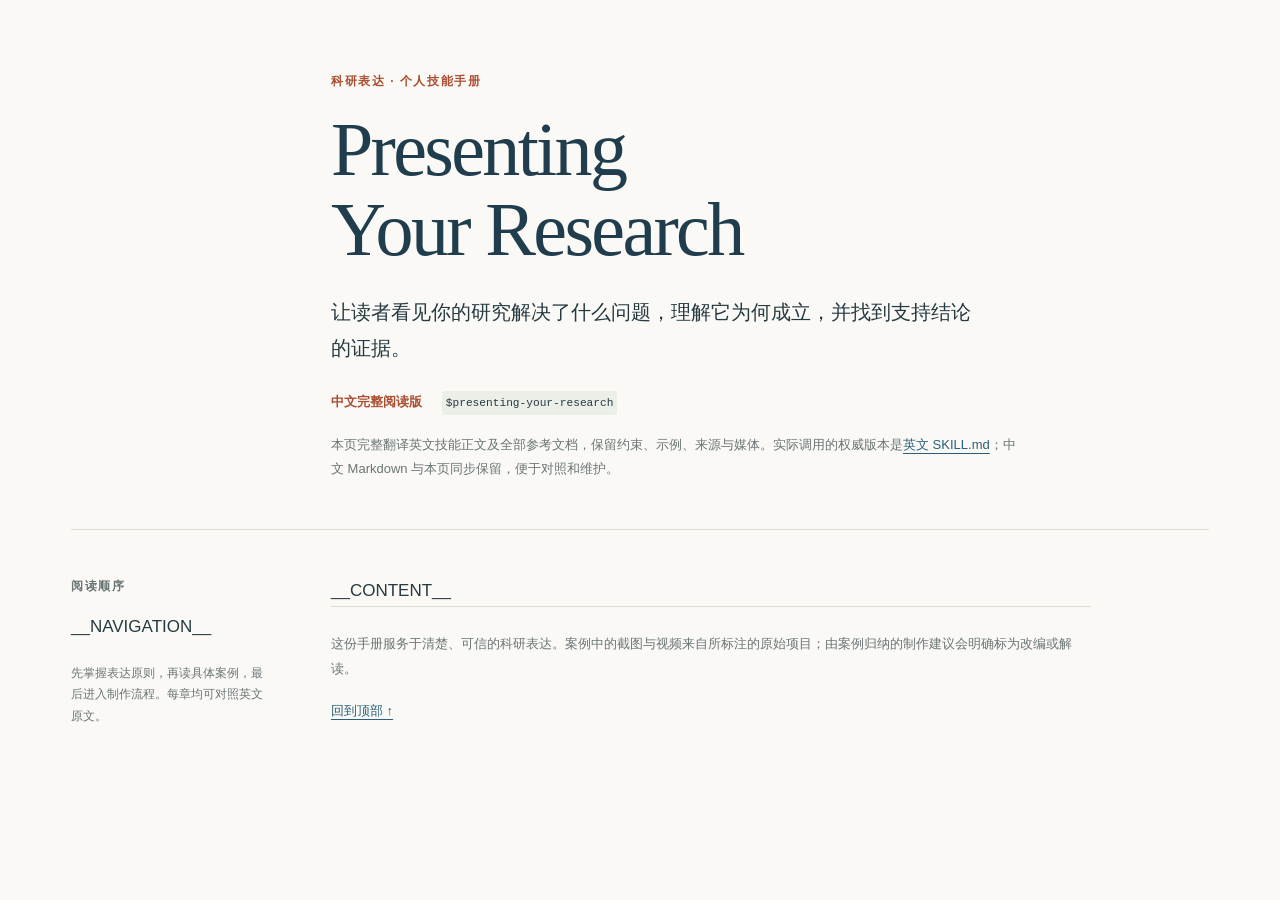
<file: .codex/skills/presenting-your-research/translations/zh-cn/template.html>
<!doctype html>
<html lang="zh-CN">
<head>
  <meta charset="utf-8">
  <meta name="viewport" content="width=device-width, initial-scale=1">
  <meta name="description" content="Presenting Your Research 的完整中文阅读版：讲座原则、项目案例与视觉制作工作流。">
  <title>Presenting Your Research · 中文阅读版</title>
  <link rel="stylesheet" href="style.css">
</head>
<body>
  <a class="skip-link" href="#reading">跳到正文</a>
  <div class="page">
    <header class="masthead" id="top">
      <p class="eyebrow">科研表达 · 个人技能手册</p>
      <h1>Presenting<br>Your Research</h1>
      <p class="lead">让读者看见你的研究解决了什么问题，理解它为何成立，并找到支持结论的证据。</p>
      <div class="edition">
        <span>中文完整阅读版</span>
        <code>$presenting-your-research</code>
      </div>
      <p class="edition-note">本页完整翻译英文技能正文及全部参考文档，保留约束、示例、来源与媒体。实际调用的权威版本是<a href="../../SKILL.md">英文 SKILL.md</a>；中文 Markdown 与本页同步保留，便于对照和维护。</p>
    </header>
    <div class="reading-layout">
      <aside class="contents">
        <nav aria-label="章节导航">
          <p class="nav-title">阅读顺序</p>
          __NAVIGATION__
        </nav>
        <p class="nav-note">先掌握表达原则，再读具体案例，最后进入制作流程。每章均可对照英文原文。</p>
      </aside>
      <main id="reading" tabindex="-1">
        __CONTENT__
        <footer class="closing">
          <p>这份手册服务于清楚、可信的科研表达。案例中的截图与视频来自所标注的原始项目；由案例归纳的制作建议会明确标为改编或解读。</p>
          <a href="#top">回到顶部 ↑</a>
        </footer>
      </main>
    </div>
  </div>
</body>
</html>
</file>
<file: .codex/skills/presenting-your-research/translations/zh-cn/style.css>
:root {
  color-scheme: light;
  --paper: #faf9f5;
  --ink: #263a42;
  --muted: #6a7575;
  --line: #dedfd7;
  --accent: #a94e32;
  --link: #295f79;
}

* { box-sizing: border-box; }
html { scroll-behavior: smooth; scroll-padding-top: 28px; }
body {
  margin: 0;
  background: var(--paper);
  color: var(--ink);
  font-family: -apple-system, BlinkMacSystemFont, "PingFang SC", "Noto Sans CJK SC", "Microsoft YaHei", sans-serif;
  font-size: 17px;
  line-height: 1.85;
  -webkit-font-smoothing: antialiased;
}

a { color: var(--link); text-decoration-thickness: 1px; text-underline-offset: 4px; }
a:hover { color: var(--accent); }
a:focus-visible, summary:focus-visible { outline: 2px solid var(--accent); outline-offset: 5px; }
code, pre { font-family: "SFMono-Regular", Consolas, "Liberation Mono", monospace; }
code { overflow-wrap: anywhere; font-size: .86em; }
code:not(pre code) { background: #eceee8; padding: .13em .34em; border-radius: 3px; }
pre {
  margin: 1.5rem 0;
  padding: 1.1rem 1.35rem;
  border: 1px solid var(--line);
  background: #f0f1eb;
  overflow-x: auto;
  line-height: 1.6;
}
pre code { overflow-wrap: normal; }

.page { max-width: 1210px; margin: 0 auto; padding: 70px 36px 60px; }
.masthead { padding: 0 0 48px 260px; border-bottom: 1px solid var(--line); }
.eyebrow, .nav-title, .chapter-kicker {
  margin: 0 0 18px;
  color: var(--accent);
  font-size: 12px;
  font-weight: 650;
  letter-spacing: .13em;
}
.masthead h1 {
  margin: 0 0 24px;
  color: #203d4d;
  font-family: Georgia, "Times New Roman", serif;
  font-size: clamp(45px, 6vw, 76px);
  font-weight: 400;
  letter-spacing: -.035em;
  line-height: 1.05;
}
.lead { max-width: 650px; margin: 0 0 24px; font-size: 20px; line-height: 1.8; }
.edition { display: flex; flex-wrap: wrap; gap: 10px 20px; align-items: baseline; font-size: 13px; }
.edition span { color: var(--accent); font-weight: 650; }
.edition-note { max-width: 690px; margin: 18px 0 0; color: var(--muted); font-size: 13px; line-height: 1.85; }
.reading-layout { display: grid; grid-template-columns: 200px minmax(0, 760px); gap: 60px; align-items: start; padding-top: 45px; }
.contents { position: sticky; top: 30px; }
.nav-title { color: var(--muted); margin-bottom: 14px; }
.contents ol { margin: 0; padding: 0; list-style: none; }
.contents li { border-top: 1px solid var(--line); }
.contents li:last-child { border-bottom: 1px solid var(--line); }
.contents a { display: flex; gap: 12px; padding: 14px 0; color: var(--ink); font-size: 14px; text-decoration: none; }
.contents a:hover { color: var(--accent); }
.contents .number { color: var(--accent); font-size: 11px; padding-top: 3px; }
.nav-note { margin: 20px 0 0; color: var(--muted); font-size: 12px; line-height: 1.8; }
main { min-width: 0; }
.chapter { margin-bottom: 68px; }
.chapter + .chapter { padding-top: 44px; border-top: 1px solid var(--line); }
.chapter-kicker { margin-bottom: 9px; }
.source-links { margin: 0 0 24px; color: var(--muted); font-size: 12px; }
.source-links a { margin-right: 14px; }
.document h2 {
  margin: 0 0 26px;
  color: #203d4d;
  font-family: Georgia, "Songti SC", "Noto Serif CJK SC", serif;
  font-size: 32px;
  font-weight: 650;
  line-height: 1.45;
}
.document h3 { margin: 38px 0 16px; font-size: 22px; line-height: 1.55; }
.document h4 { margin: 28px 0 12px; font-size: 18px; line-height: 1.6; }
.document h5, .document h6 { margin: 24px 0 10px; font-size: 16px; }
.document p { margin: 0 0 20px; overflow-wrap: anywhere; }
.document ul, .document ol { margin: 0 0 24px; padding-left: 1.5em; }
.document li { margin-bottom: 9px; }
.document li > p { margin-bottom: 9px; }
.document li ul, .document li ol { margin: 9px 0; }
.document blockquote { margin: 25px 0; padding: 3px 0 3px 22px; border-left: 2px solid var(--accent); color: #54656a; }
.document blockquote p:last-child { margin-bottom: 0; }
.document hr { border: 0; border-top: 1px solid var(--line); margin: 36px 0; }
.document table { display: block; width: 100%; max-width: 100%; margin: 24px 0; border-collapse: collapse; overflow-x: auto; font-size: 14px; line-height: 1.7; }
.document th, .document td { min-width: 105px; padding: 11px 12px; border-bottom: 1px solid var(--line); text-align: left; vertical-align: top; overflow-wrap: anywhere; }
.document th { background: #eeefe8; font-weight: 650; }
.document img { display: block; width: 100%; height: auto; object-fit: contain; }
.document figure { margin: 30px 0; }
.document figure img, .document video { border: 1px solid var(--line); border-radius: 4px; background: #fff; }
.document video { display: block; width: 100%; height: auto; max-height: 620px; object-fit: contain; }
.document figcaption { margin-top: 12px; color: var(--muted); font-size: 13px; line-height: 1.75; }
.document figcaption p { margin-bottom: 8px; }
.document figcaption strong { color: #51616a; }
.closing { border-top: 1px solid var(--line); padding-top: 25px; color: var(--muted); font-size: 13px; }
.closing p { margin: 0 0 18px; }
.skip-link { position: absolute; left: 20px; top: -100px; z-index: 1; padding: 8px 15px; background: white; }
.skip-link:focus { top: 14px; }

@media (max-width: 980px) {
  .page { max-width: 840px; padding: 45px 30px; }
  .masthead { padding-left: 0; }
  .reading-layout { display: block; padding-top: 25px; }
  .contents { position: static; margin-bottom: 44px; }
  .contents ol { display: flex; flex-wrap: wrap; gap: 0 22px; }
  .contents li, .contents li:last-child { border: 0; }
  .contents a { padding: 8px 0; }
  .nav-note { margin-top: 10px; }
}

@media (max-width: 560px) {
  body { font-size: 16px; line-height: 1.85; }
  .page { padding: 32px 22px 42px; }
  .masthead { padding-bottom: 30px; }
  .masthead h1 { font-size: 46px; }
  .lead { font-size: 18px; }
  .contents ol { display: block; }
  .contents a { padding: 7px 0; }
  .contents { margin-bottom: 30px; }
  .chapter { margin-bottom: 45px; }
  .chapter + .chapter { padding-top: 32px; }
  .document h2 { font-size: 27px; }
  .document h3 { font-size: 20px; }
  .document h4 { font-size: 17px; }
  .document th, .document td { padding: 9px 7px; }
  .document figure { margin: 24px -4px; }
  .document figcaption { padding: 0 4px; }
  pre { padding: 15px; }
}

@media (prefers-reduced-motion: reduce) { html { scroll-behavior: auto; } }
@media print {
  body { font-size: 12px; background: #fff; }
  .page { padding: 0; }
  .masthead { padding-left: 0; }
  .reading-layout { display: block; }
  .contents, .skip-link, .closing > a { display: none; }
  .document figure, .document table { break-inside: avoid; }
}
</file>
